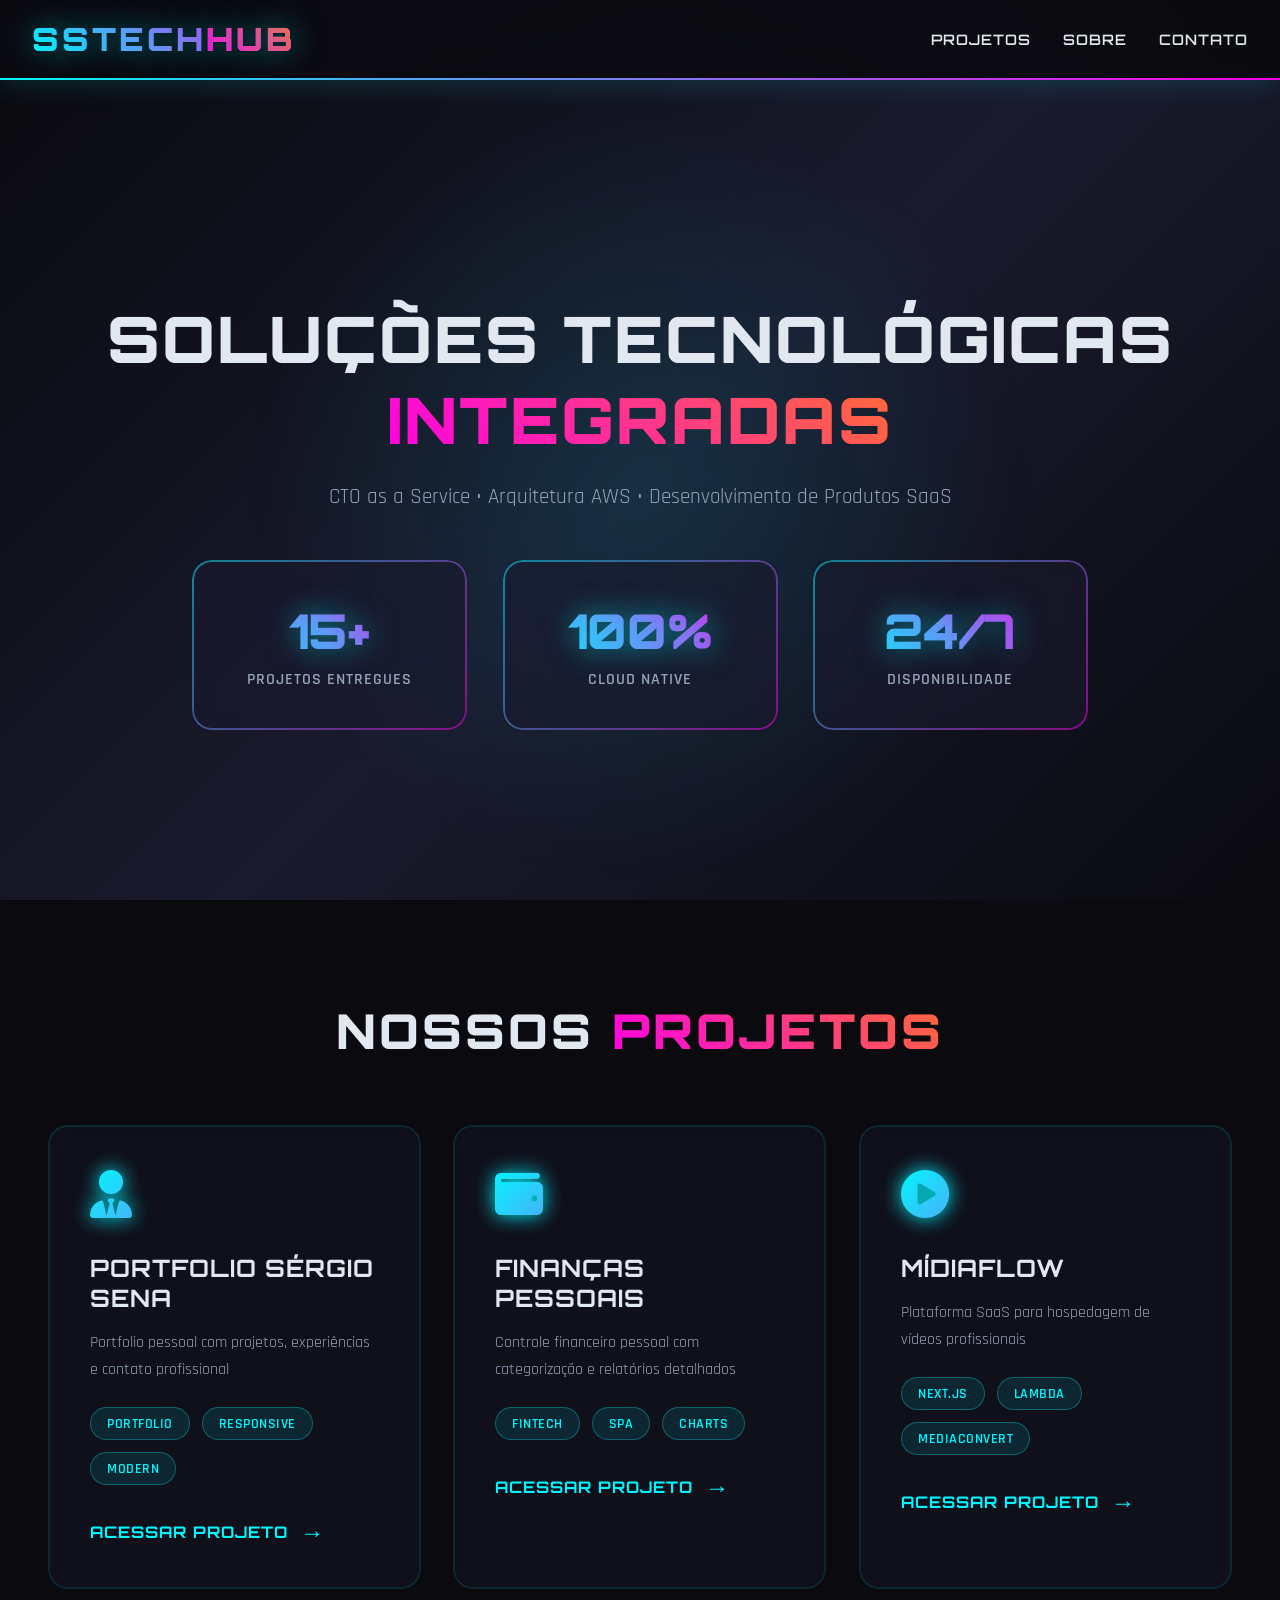
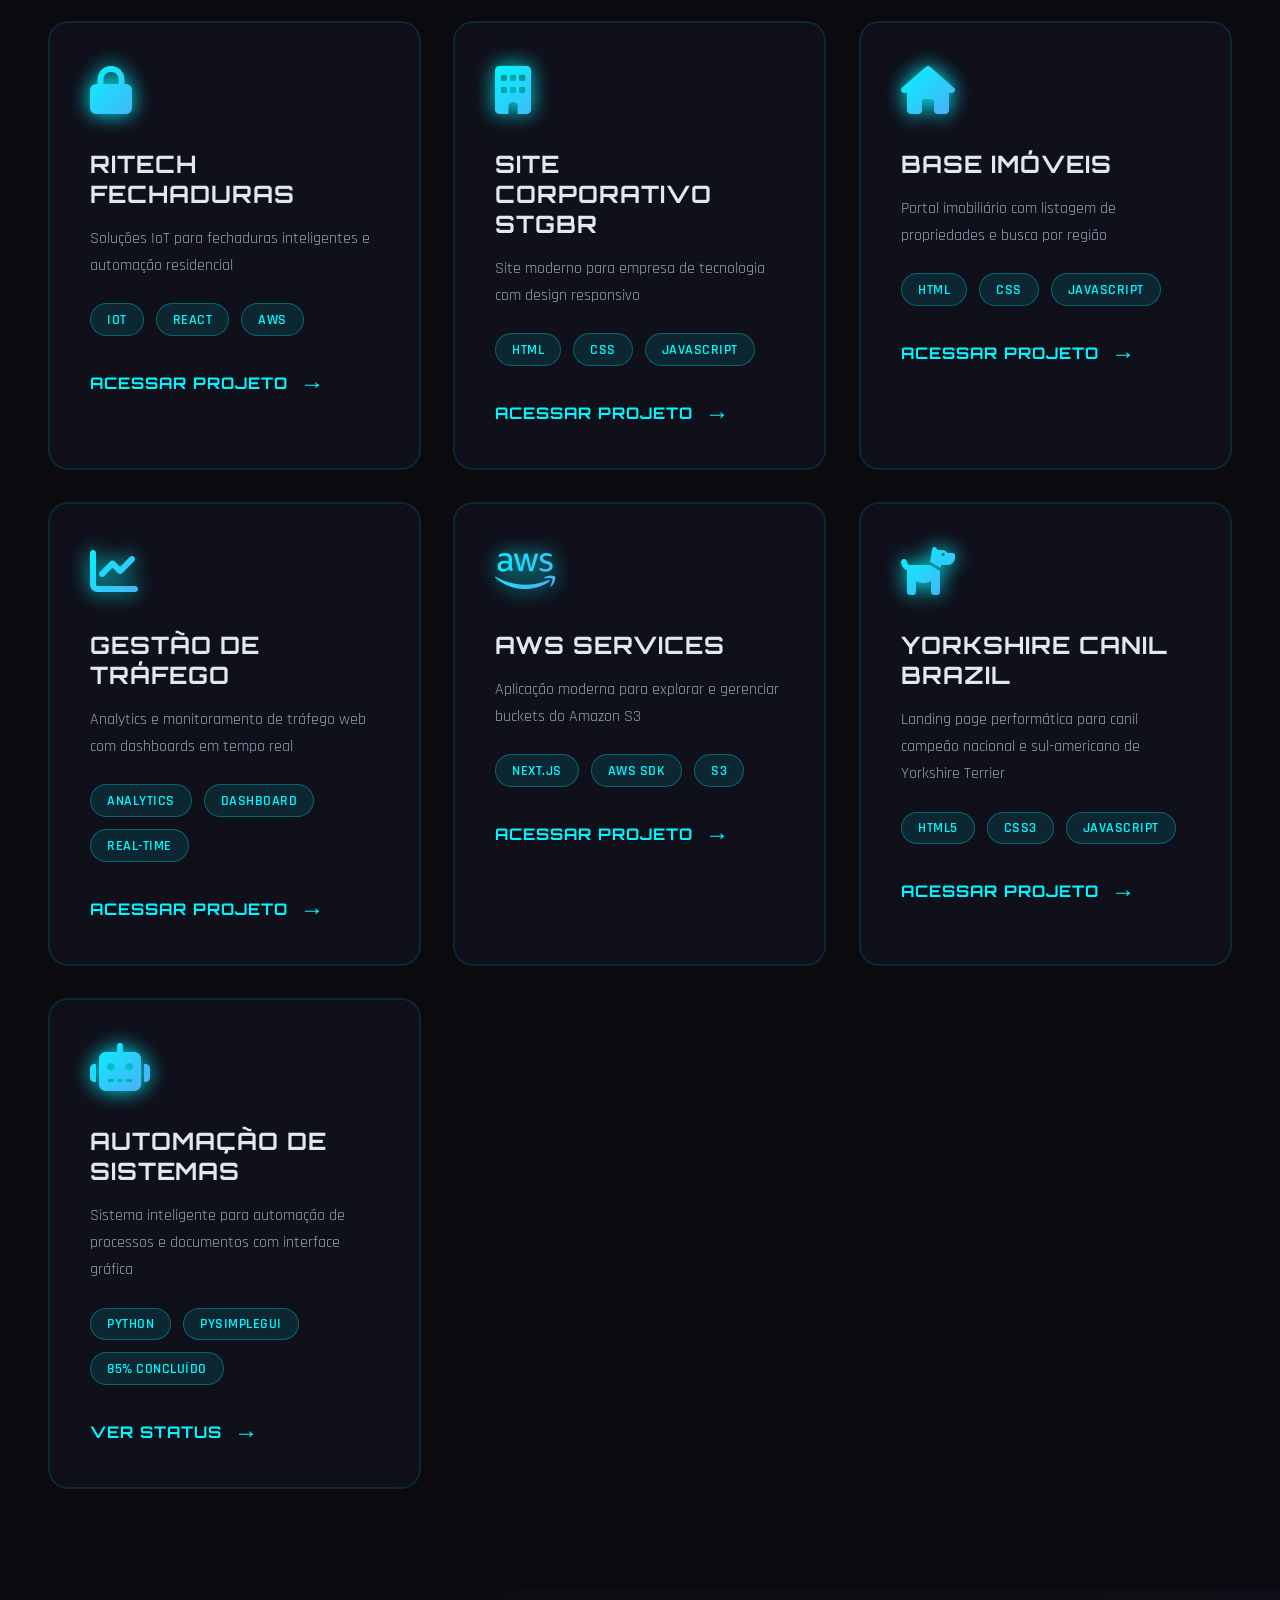
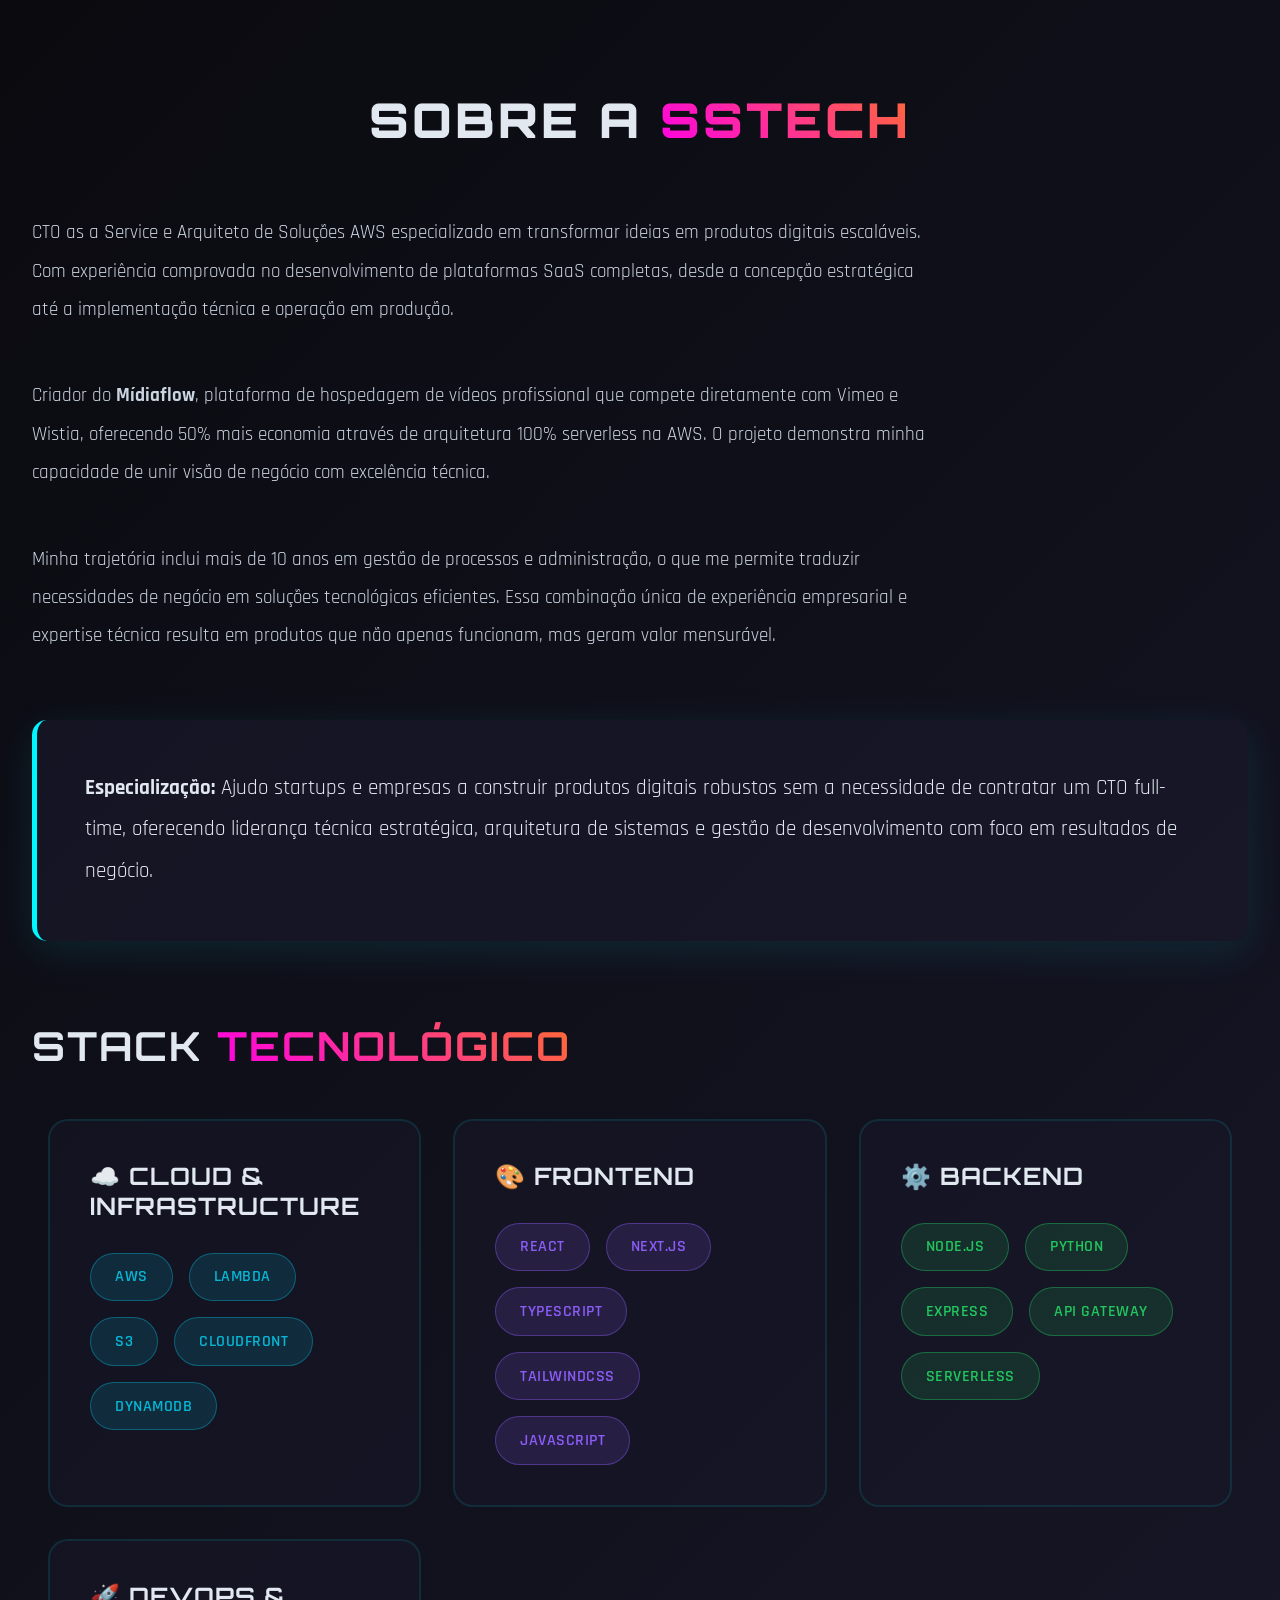
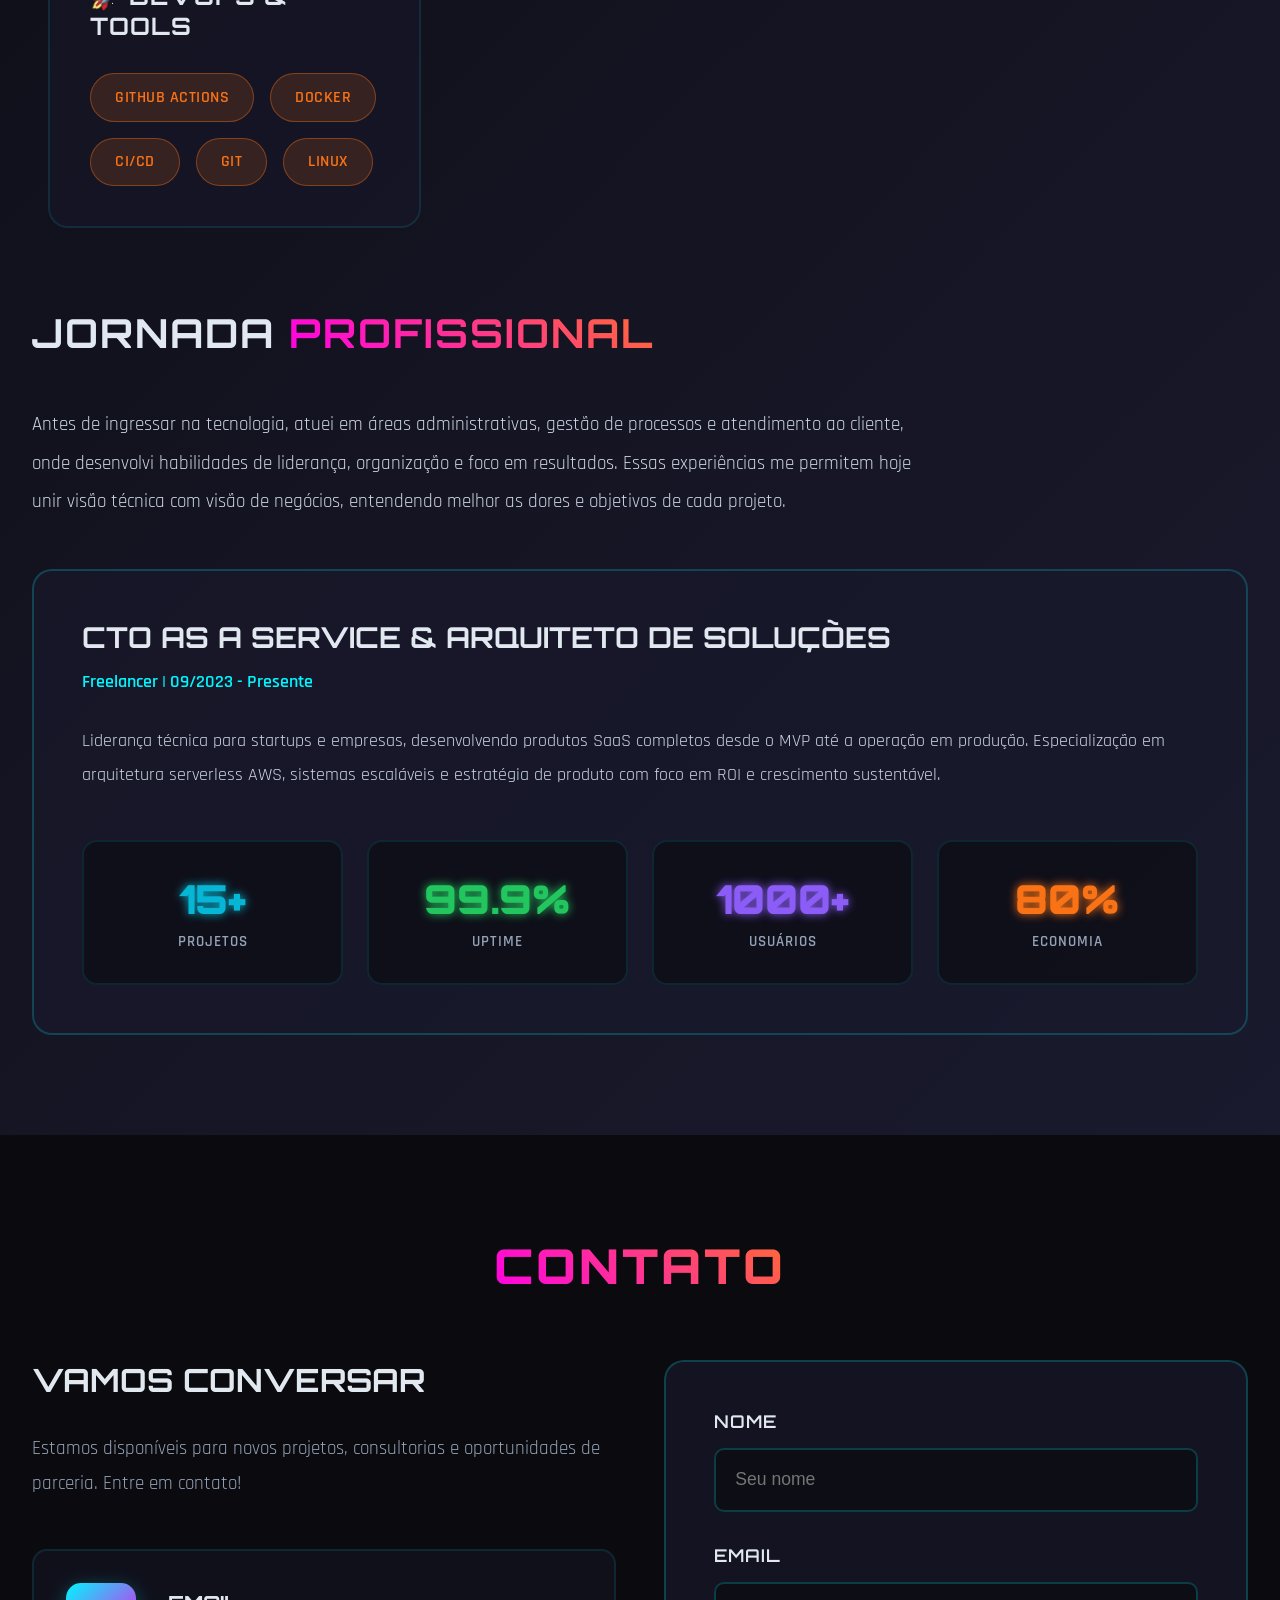
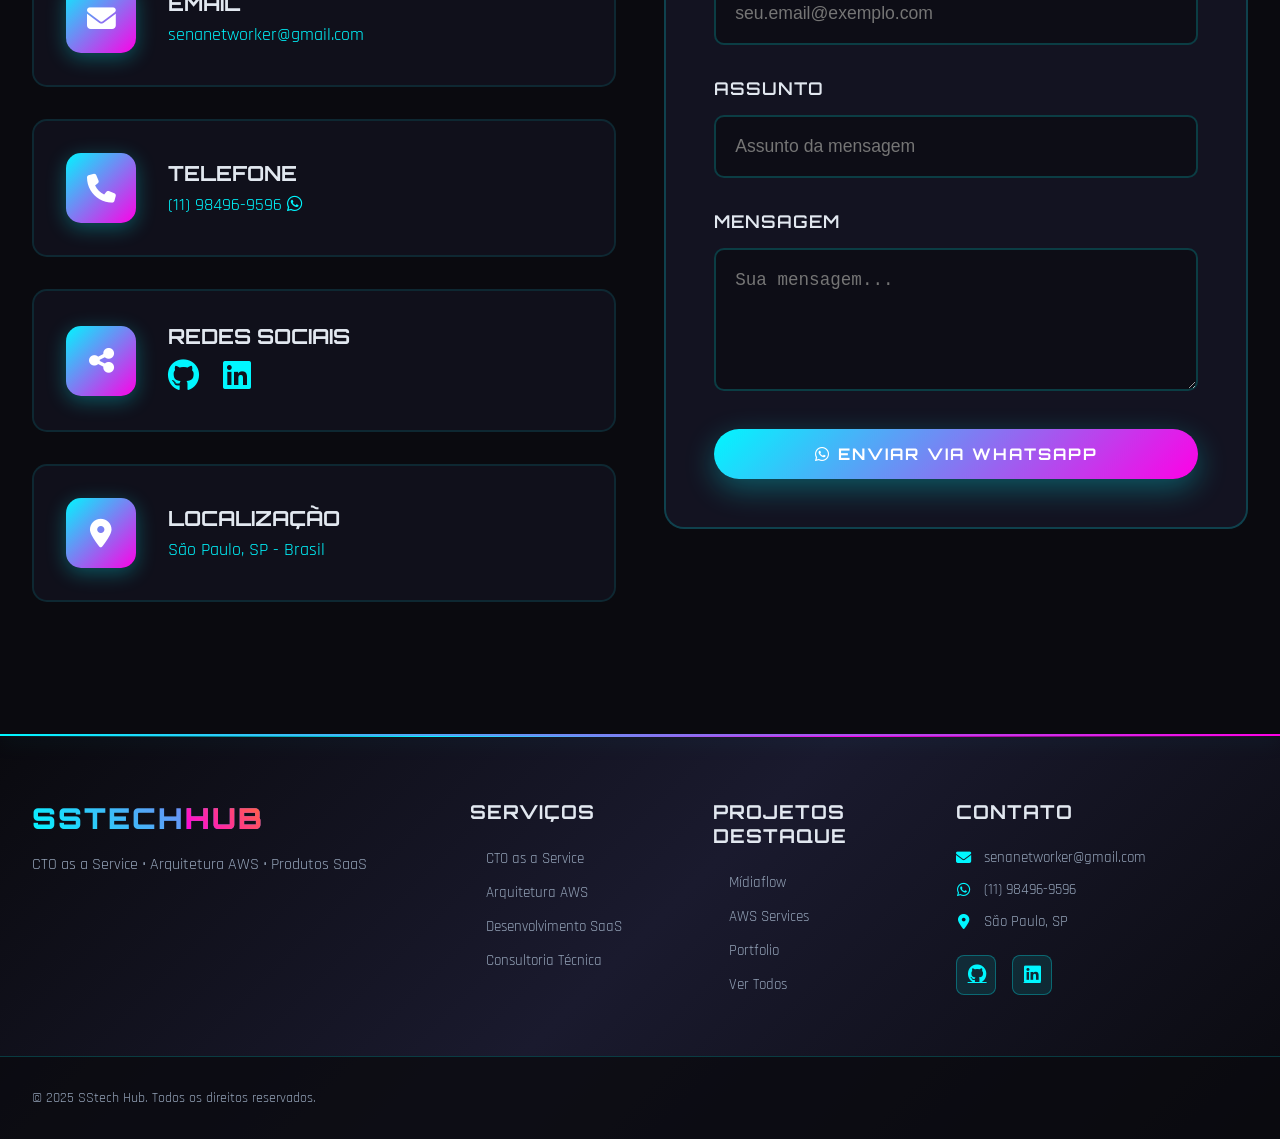
<file: index.html>
<!DOCTYPE html>
<html lang="pt-BR">
  <head>
    <meta charset="UTF-8" />
    <meta name="viewport" content="width=device-width, initial-scale=1.0" />
    <title>SStech Hub - Soluções Tecnológicas Integradas</title>
    <link rel="stylesheet" href="styles.css" />
    <link rel="preconnect" href="https://fonts.googleapis.com" />
    <link rel="preconnect" href="https://fonts.gstatic.com" crossorigin />
    <link
      href="https://fonts.googleapis.com/css2?family=Inter:wght@300;400;500;600;700&display=swap"
      rel="stylesheet"
    />
    <link
      rel="stylesheet"
      href="https://cdnjs.cloudflare.com/ajax/libs/font-awesome/6.4.0/css/all.min.css"
    />
  </head>
  <body>
    <div class="container">
      <!-- Header -->
      <header class="header">
        <div class="logo">
          <h1>SStech<span class="accent">Hub</span></h1>
        </div>
        <nav class="nav">
          <a href="#projects" class="nav-link">Projetos</a>
          <a href="#about" class="nav-link">Sobre</a>
          <a href="#contact" class="nav-link">Contato</a>
        </nav>
        <button class="mobile-menu-btn" id="mobileMenuBtn" aria-label="Menu">
          <span></span>
          <span></span>
          <span></span>
        </button>
      </header>

      <!-- Mobile Menu -->
      <div class="mobile-menu" id="mobileMenu">
        <button class="mobile-menu-close" id="mobileMenuClose">
          <i class="fas fa-times"></i>
        </button>
        <nav class="mobile-nav">
          <a href="#projects" class="mobile-nav-link">Projetos</a>
          <a href="#about" class="mobile-nav-link">Sobre</a>
          <a href="#contact" class="mobile-nav-link">Contato</a>
        </nav>
      </div>

      <!-- Hero Section -->
      <section class="hero">
        <div class="hero-content">
          <h2 class="hero-title">
            Soluções Tecnológicas <span class="accent">Integradas</span>
          </h2>
          <p class="hero-subtitle">
            CTO as a Service • Arquitetura AWS • Desenvolvimento de Produtos
            SaaS
          </p>
          <div class="hero-stats">
            <div class="stat">
              <span class="stat-number">15+</span>
              <span class="stat-label">Projetos Entregues</span>
            </div>
            <div class="stat">
              <span class="stat-number">100%</span>
              <span class="stat-label">Cloud Native</span>
            </div>
            <div class="stat">
              <span class="stat-number">24/7</span>
              <span class="stat-label">Disponibilidade</span>
            </div>
          </div>
        </div>
      </section>

      <!-- Projects Grid -->
      <section id="projects" class="projects">
        <h3 class="section-title">
          Nossos <span class="accent">Projetos</span>
        </h3>
        <div class="projects-grid">
          <!-- Portfolio Sérgio Sena -->
          <div class="project-card" data-project="portfolio">
            <div class="project-icon"><i class="fas fa-user-tie"></i></div>
            <h4 class="project-title">Portfolio Sérgio Sena</h4>
            <p class="project-description">
              Portfolio pessoal com projetos, experiências e contato
              profissional
            </p>
            <div class="project-tech">
              <span class="tech-tag">Portfolio</span>
              <span class="tech-tag">Responsive</span>
              <span class="tech-tag">Modern</span>
            </div>
            <a
              href="https://dev-cloud.sstechnologies-cloud.com/"
              target="_blank"
              rel="noopener noreferrer"
              class="project-link"
            >
              Acessar Projeto <span class="arrow">→</span>
            </a>
          </div>

          <!-- Finanças Pessoais -->
          <div class="project-card" data-project="finance">
            <div class="project-icon"><i class="fas fa-wallet"></i></div>
            <h4 class="project-title">Finanças Pessoais</h4>
            <p class="project-description">
              Controle financeiro pessoal com categorização e relatórios
              detalhados
            </p>
            <div class="project-tech">
              <span class="tech-tag">FinTech</span>
              <span class="tech-tag">SPA</span>
              <span class="tech-tag">Charts</span>
            </div>
            <a
              href="https://smartfinance.sstechnologies-cloud.com/"
              target="_blank"
              rel="noopener noreferrer"
              class="project-link"
            >
              Acessar Projeto <span class="arrow">→</span>
            </a>
          </div>

          <!-- Mídiaflow -->
          <div class="project-card" data-project="midiaflow">
            <div class="project-icon"><i class="fas fa-play-circle"></i></div>
            <h4 class="project-title">Mídiaflow</h4>
            <p class="project-description">
              Plataforma SaaS para hospedagem de vídeos profissionais
            </p>
            <div class="project-tech">
              <span class="tech-tag">Next.js</span>
              <span class="tech-tag">Lambda</span>
              <span class="tech-tag">MediaConvert</span>
            </div>
            <a
              href="https://midiaflow.sstechnologies-cloud.com/"
              target="_blank"
              rel="noopener noreferrer"
              class="project-link"
            >
              Acessar Projeto <span class="arrow">→</span>
            </a>
          </div>

          <!-- Ritech Fechaduras -->
          <div class="project-card" data-project="ritech">
            <div class="project-icon"><i class="fas fa-lock"></i></div>
            <h4 class="project-title">Ritech Fechaduras</h4>
            <p class="project-description">
              Soluções IoT para fechaduras inteligentes e automação residencial
            </p>
            <div class="project-tech">
              <span class="tech-tag">IoT</span>
              <span class="tech-tag">React</span>
              <span class="tech-tag">AWS</span>
            </div>
            <a
              href="https://ritech-fechaduras-digitais.sstechnologies-cloud.com"
              target="_blank"
              rel="noopener noreferrer"
              class="project-link"
            >
              Acessar Projeto <span class="arrow">→</span>
            </a>
          </div>

          <!-- Site Corporativo STGBR -->
          <div class="project-card" data-project="stgbr">
            <div class="project-icon"><i class="fas fa-building"></i></div>
            <h4 class="project-title">Site Corporativo STGBR</h4>
            <p class="project-description">
              Site moderno para empresa de tecnologia com design responsivo
            </p>
            <div class="project-tech">
              <span class="tech-tag">HTML</span>
              <span class="tech-tag">CSS</span>
              <span class="tech-tag">JavaScript</span>
            </div>
            <a
              href="https://dev-cloud.sstechnologies-cloud.com/src/assets/portfolio/STGBR/index.html"
              target="_blank"
              rel="noopener noreferrer"
              class="project-link"
            >
              Acessar Projeto <span class="arrow">→</span>
            </a>
          </div>

          <!-- Base Imóveis -->
          <div class="project-card" data-project="base-imoveis">
            <div class="project-icon"><i class="fas fa-home"></i></div>
            <h4 class="project-title">Base Imóveis</h4>
            <p class="project-description">
              Portal imobiliário com listagem de propriedades e busca por região
            </p>
            <div class="project-tech">
              <span class="tech-tag">HTML</span>
              <span class="tech-tag">CSS</span>
              <span class="tech-tag">JavaScript</span>
            </div>
            <a
              href="https://dev-cloud.sstechnologies-cloud.com/src/assets/portfolio/Base%20Imoveis/index.html"
              target="_blank"
              rel="noopener noreferrer"
              class="project-link"
            >
              Acessar Projeto <span class="arrow">→</span>
            </a>
          </div>

          <!-- Gestão de Tráfego -->
          <div class="project-card" data-project="traffic">
            <div class="project-icon"><i class="fas fa-chart-line"></i></div>
            <h4 class="project-title">Gestão de Tráfego</h4>
            <p class="project-description">
              Analytics e monitoramento de tráfego web com dashboards em tempo
              real
            </p>
            <div class="project-tech">
              <span class="tech-tag">Analytics</span>
              <span class="tech-tag">Dashboard</span>
              <span class="tech-tag">Real-time</span>
            </div>
            <a
              href="https://sstrafegopago.sstechnologies-cloud.com"
              target="_blank"
              rel="noopener noreferrer"
              class="project-link"
            >
              Acessar Projeto <span class="arrow">→</span>
            </a>
          </div>

          <!-- AWS Dashboard -->
          <div class="project-card" data-project="aws">
            <div class="project-icon"><i class="fab fa-aws"></i></div>
            <h4 class="project-title">AWS Services</h4>
            <p class="project-description">
              Aplicação moderna para explorar e gerenciar buckets do Amazon S3
            </p>
            <div class="project-tech">
              <span class="tech-tag">Next.js</span>
              <span class="tech-tag">AWS SDK</span>
              <span class="tech-tag">S3</span>
            </div>
            <a
              href="https://aws-services.sstechnologies-cloud.com"
              target="_blank"
              rel="noopener noreferrer"
              class="project-link"
            >
              Acessar Projeto <span class="arrow">→</span>
            </a>
          </div>

          <!-- Yorkshire Canil Brazil -->
          <div class="project-card" data-project="yorkshire">
            <div class="project-icon"><i class="fas fa-dog"></i></div>
            <h4 class="project-title">Yorkshire Canil Brazil</h4>
            <p class="project-description">
              Landing page performática para canil campeão nacional e sul-americano de Yorkshire Terrier
            </p>
            <div class="project-tech">
              <span class="tech-tag">HTML5</span>
              <span class="tech-tag">CSS3</span>
              <span class="tech-tag">JavaScript</span>
            </div>
            <a
              href="https://sergio-sena.github.io/Yorkshire-canil-brazil/"
              target="_blank"
              rel="noopener noreferrer"
              class="project-link"
            >
              Acessar Projeto <span class="arrow">→</span>
            </a>
          </div>

          <!-- Automação de Sistemas -->
          <div class="project-card" data-project="automation">
            <div class="project-icon"><i class="fas fa-robot"></i></div>
            <h4 class="project-title">Automação de Sistemas</h4>
            <p class="project-description">
              Sistema inteligente para automação de processos e documentos com interface gráfica
            </p>
            <div class="project-tech">
              <span class="tech-tag">Python</span>
              <span class="tech-tag">PySimpleGUI</span>
              <span class="tech-tag">85% Concluído</span>
            </div>
            <a
              href="automacao-em-desenvolvimento.html"
              target="_blank"
              rel="noopener noreferrer"
              class="project-link"
            >
              Ver Status <span class="arrow">→</span>
            </a>
          </div>
        </div>
      </section>

      <!-- About Section -->
      <section id="about" class="about">
        <h3 class="section-title">
          Sobre a <span class="accent">SStech</span>
        </h3>

        <div class="about-grid">
          <div class="about-text-content">
            <p class="about-description">
              CTO as a Service e Arquiteto de Soluções AWS especializado em
              transformar ideias em produtos digitais escaláveis. Com
              experiência comprovada no desenvolvimento de plataformas SaaS
              completas, desde a concepção estratégica até a implementação
              técnica e operação em produção.
            </p>

            <p class="about-description">
              Criador do <strong>Mídiaflow</strong>, plataforma de hospedagem de
              vídeos profissional que compete diretamente com Vimeo e Wistia,
              oferecendo 50% mais economia através de arquitetura 100%
              serverless na AWS. O projeto demonstra minha capacidade de unir
              visão de negócio com excelência técnica.
            </p>

            <p class="about-description">
              Minha trajetória inclui mais de 10 anos em gestão de processos e
              administração, o que me permite traduzir necessidades de negócio
              em soluções tecnológicas eficientes. Essa combinação única de
              experiência empresarial e expertise técnica resulta em produtos
              que não apenas funcionam, mas geram valor mensurável.
            </p>

            <p class="about-mission">
              <strong>Especialização:</strong> Ajudo startups e empresas a
              construir produtos digitais robustos sem a necessidade de
              contratar um CTO full-time, oferecendo liderança técnica
              estratégica, arquitetura de sistemas e gestão de desenvolvimento
              com foco em resultados de negócio.
            </p>
          </div>
        </div>

        <h4 class="subsection-title">
          Stack <span class="accent">Tecnológico</span>
        </h4>

        <div class="tech-stack-grid">
          <div class="tech-stack-category">
            <h5>☁️ Cloud & Infrastructure</h5>
            <div class="tech-tags">
              <span class="tech-badge cyan">AWS</span>
              <span class="tech-badge cyan">Lambda</span>
              <span class="tech-badge cyan">S3</span>
              <span class="tech-badge cyan">CloudFront</span>
              <span class="tech-badge cyan">DynamoDB</span>
            </div>
          </div>

          <div class="tech-stack-category">
            <h5>🎨 Frontend</h5>
            <div class="tech-tags">
              <span class="tech-badge purple">React</span>
              <span class="tech-badge purple">Next.js</span>
              <span class="tech-badge purple">TypeScript</span>
              <span class="tech-badge purple">TailwindCSS</span>
              <span class="tech-badge purple">JavaScript</span>
            </div>
          </div>

          <div class="tech-stack-category">
            <h5>⚙️ Backend</h5>
            <div class="tech-tags">
              <span class="tech-badge green">Node.js</span>
              <span class="tech-badge green">Python</span>
              <span class="tech-badge green">Express</span>
              <span class="tech-badge green">API Gateway</span>
              <span class="tech-badge green">Serverless</span>
            </div>
          </div>

          <div class="tech-stack-category">
            <h5>🚀 DevOps & Tools</h5>
            <div class="tech-tags">
              <span class="tech-badge orange">GitHub Actions</span>
              <span class="tech-badge orange">Docker</span>
              <span class="tech-badge orange">CI/CD</span>
              <span class="tech-badge orange">Git</span>
              <span class="tech-badge orange">Linux</span>
            </div>
          </div>
        </div>

        <h4 class="subsection-title">
          Jornada <span class="accent">Profissional</span>
        </h4>

        <div class="journey-content">
          <p class="journey-description">
            Antes de ingressar na tecnologia, atuei em áreas administrativas,
            gestão de processos e atendimento ao cliente, onde desenvolvi
            habilidades de liderança, organização e foco em resultados. Essas
            experiências me permitem hoje unir visão técnica com visão de
            negócios, entendendo melhor as dores e objetivos de cada projeto.
          </p>

          <div class="experience-card">
            <h5>CTO as a Service & Arquiteto de Soluções</h5>
            <p class="experience-period">Freelancer | 09/2023 - Presente</p>
            <p class="experience-description">
              Liderança técnica para startups e empresas, desenvolvendo produtos
              SaaS completos desde o MVP até a operação em produção.
              Especialização em arquitetura serverless AWS, sistemas escaláveis
              e estratégia de produto com foco em ROI e crescimento sustentável.
            </p>

            <div class="experience-metrics">
              <div class="metric">
                <div class="metric-value cyan">15+</div>
                <div class="metric-label">Projetos</div>
              </div>
              <div class="metric">
                <div class="metric-value green">99.9%</div>
                <div class="metric-label">Uptime</div>
              </div>
              <div class="metric">
                <div class="metric-value purple">1000+</div>
                <div class="metric-label">Usuários</div>
              </div>
              <div class="metric">
                <div class="metric-value orange">80%</div>
                <div class="metric-label">Economia</div>
              </div>
            </div>
          </div>
        </div>
      </section>

      <!-- Contact Section -->
      <section id="contact" class="contact">
        <h3 class="section-title"><span class="accent">Contato</span></h3>

        <div class="contact-grid">
          <div class="contact-info">
            <h4 class="contact-subtitle">Vamos conversar</h4>
            <p class="contact-description">
              Estamos disponíveis para novos projetos, consultorias e
              oportunidades de parceria. Entre em contato!
            </p>

            <div class="contact-item">
              <div class="contact-icon">
                <i class="fas fa-envelope"></i>
              </div>
              <div>
                <h5>Email</h5>
                <p>
                  <a href="mailto:senanetworker@gmail.com"
                    >senanetworker@gmail.com</a
                  >
                </p>
              </div>
            </div>

            <div class="contact-item">
              <div class="contact-icon">
                <i class="fas fa-phone"></i>
              </div>
              <div>
                <h5>Telefone</h5>
                <p>
                  <a
                    href="https://wa.me/5511984969596"
                    target="_blank"
                    rel="noopener noreferrer"
                    >(11) 98496-9596 <i class="fab fa-whatsapp"></i
                  ></a>
                </p>
              </div>
            </div>

            <div class="contact-item">
              <div class="contact-icon">
                <i class="fas fa-share-alt"></i>
              </div>
              <div>
                <h5>Redes Sociais</h5>
                <div class="social-links">
                  <a
                    href="https://github.com/Sergio-Sena"
                    target="_blank"
                    rel="noopener noreferrer"
                    ><i class="fab fa-github"></i
                  ></a>
                  <a
                    href="https://www.linkedin.com/in/sergio-sena-cloud"
                    target="_blank"
                    rel="noopener noreferrer"
                    ><i class="fab fa-linkedin"></i
                  ></a>
                </div>
              </div>
            </div>

            <div class="contact-item">
              <div class="contact-icon">
                <i class="fas fa-map-marker-alt"></i>
              </div>
              <div>
                <h5>Localização</h5>
                <p>São Paulo, SP - Brasil</p>
              </div>
            </div>
          </div>

          <div class="contact-form-wrapper">
            <form id="contactForm" class="contact-form">
              <div class="form-group">
                <label for="name">Nome</label>
                <input
                  type="text"
                  id="name"
                  name="name"
                  placeholder="Seu nome"
                  required
                />
              </div>

              <div class="form-group">
                <label for="email">Email</label>
                <input
                  type="email"
                  id="email"
                  name="email"
                  placeholder="seu.email@exemplo.com"
                  required
                />
              </div>

              <div class="form-group">
                <label for="subject">Assunto</label>
                <input
                  type="text"
                  id="subject"
                  name="subject"
                  placeholder="Assunto da mensagem"
                />
              </div>

              <div class="form-group">
                <label for="message">Mensagem</label>
                <textarea
                  id="message"
                  name="message"
                  rows="5"
                  placeholder="Sua mensagem..."
                  required
                ></textarea>
              </div>

              <button type="submit" class="submit-btn">
                <i class="fab fa-whatsapp"></i> ENVIAR VIA WHATSAPP
              </button>
            </form>
          </div>
        </div>
      </section>

      <!-- Footer -->
      <footer class="footer">
        <div class="footer-content">
          <div class="footer-section">
            <div class="footer-logo">
              <h4>SStech<span class="accent">Hub</span></h4>
              <p class="footer-tagline">CTO as a Service • Arquitetura AWS • Produtos SaaS</p>
            </div>
          </div>
          
          <div class="footer-section">
            <h5>Serviços</h5>
            <ul class="footer-links">
              <li><a href="#about">CTO as a Service</a></li>
              <li><a href="#projects">Arquitetura AWS</a></li>
              <li><a href="#projects">Desenvolvimento SaaS</a></li>
              <li><a href="#contact">Consultoria Técnica</a></li>
            </ul>
          </div>
          
          <div class="footer-section">
            <h5>Projetos Destaque</h5>
            <ul class="footer-links">
              <li><a href="https://midiaflow.sstechnologies-cloud.com/" target="_blank" rel="noopener noreferrer">Mídiaflow</a></li>
              <li><a href="https://aws-services.sstechnologies-cloud.com" target="_blank" rel="noopener noreferrer">AWS Services</a></li>
              <li><a href="https://dev-cloud.sstechnologies-cloud.com/" target="_blank" rel="noopener noreferrer">Portfolio</a></li>
              <li><a href="#projects">Ver Todos</a></li>
            </ul>
          </div>
          
          <div class="footer-section">
            <h5>Contato</h5>
            <div class="footer-contact">
              <p><i class="fas fa-envelope"></i> senanetworker@gmail.com</p>
              <p><i class="fab fa-whatsapp"></i> (11) 98496-9596</p>
              <p><i class="fas fa-map-marker-alt"></i> São Paulo, SP</p>
              <div class="footer-social">
                <a href="https://github.com/Sergio-Sena" target="_blank" rel="noopener noreferrer" aria-label="GitHub">
                  <i class="fab fa-github"></i>
                </a>
                <a href="https://www.linkedin.com/in/sergio-sena-cloud" target="_blank" rel="noopener noreferrer" aria-label="LinkedIn">
                  <i class="fab fa-linkedin"></i>
                </a>
              </div>
            </div>
          </div>
        </div>
        
        <div class="footer-bottom">
          <div class="footer-bottom-content">
            <p>&copy; 2025 SStech Hub. Todos os direitos reservados.</p>

          </div>
        </div>
      </footer>
    </div>

    <script src="script.js"></script>
  </body>
</html>
</file>
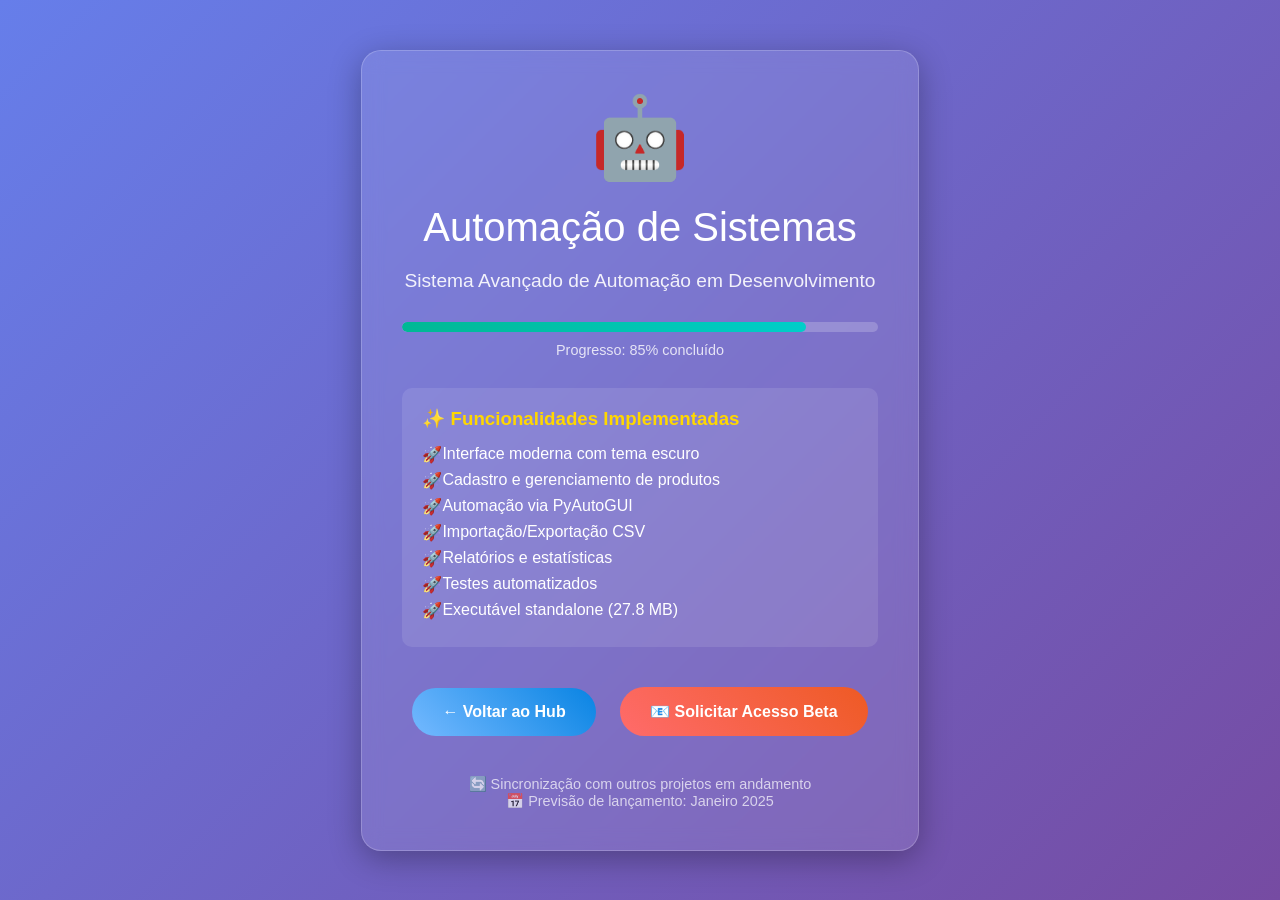
<file: automacao-desenvolvimento.html>
<!DOCTYPE html>
<html lang="pt-BR">
<head>
    <meta charset="UTF-8">
    <meta name="viewport" content="width=device-width, initial-scale=1.0">
    <title>Automação de Sistemas - Em Desenvolvimento</title>
    <style>
        * {
            margin: 0;
            padding: 0;
            box-sizing: border-box;
        }
        
        body {
            font-family: 'Segoe UI', Tahoma, Geneva, Verdana, sans-serif;
            background: linear-gradient(135deg, #667eea 0%, #764ba2 100%);
            min-height: 100vh;
            display: flex;
            align-items: center;
            justify-content: center;
            color: white;
        }
        
        .container {
            text-align: center;
            max-width: 600px;
            padding: 40px;
            background: rgba(255, 255, 255, 0.1);
            backdrop-filter: blur(10px);
            border-radius: 20px;
            border: 1px solid rgba(255, 255, 255, 0.2);
            box-shadow: 0 8px 32px rgba(0, 0, 0, 0.3);
        }
        
        .icon {
            font-size: 80px;
            margin-bottom: 20px;
            animation: pulse 2s infinite;
        }
        
        @keyframes pulse {
            0%, 100% { transform: scale(1); }
            50% { transform: scale(1.1); }
        }
        
        h1 {
            font-size: 2.5rem;
            margin-bottom: 20px;
            font-weight: 300;
        }
        
        .subtitle {
            font-size: 1.2rem;
            margin-bottom: 30px;
            opacity: 0.9;
        }
        
        .features {
            text-align: left;
            margin: 30px 0;
            background: rgba(255, 255, 255, 0.1);
            padding: 20px;
            border-radius: 10px;
        }
        
        .features h3 {
            margin-bottom: 15px;
            color: #ffd700;
        }
        
        .features ul {
            list-style: none;
        }
        
        .features li {
            margin: 8px 0;
            padding-left: 20px;
            position: relative;
        }
        
        .features li:before {
            content: "🚀";
            position: absolute;
            left: 0;
        }
        
        .btn {
            display: inline-block;
            padding: 15px 30px;
            background: linear-gradient(45deg, #ff6b6b, #ee5a24);
            color: white;
            text-decoration: none;
            border-radius: 50px;
            font-weight: 600;
            transition: all 0.3s ease;
            margin: 10px;
        }
        
        .btn:hover {
            transform: translateY(-2px);
            box-shadow: 0 10px 20px rgba(0, 0, 0, 0.2);
        }
        
        .btn-secondary {
            background: linear-gradient(45deg, #74b9ff, #0984e3);
        }
        
        .progress {
            margin: 30px 0;
        }
        
        .progress-bar {
            width: 100%;
            height: 10px;
            background: rgba(255, 255, 255, 0.2);
            border-radius: 5px;
            overflow: hidden;
        }
        
        .progress-fill {
            width: 85%;
            height: 100%;
            background: linear-gradient(90deg, #00b894, #00cec9);
            border-radius: 5px;
            animation: progress 2s ease-in-out;
        }
        
        @keyframes progress {
            from { width: 0%; }
            to { width: 85%; }
        }
        
        .status {
            margin-top: 10px;
            font-size: 0.9rem;
            opacity: 0.8;
        }
    </style>
</head>
<body>
    <div class="container">
        <div class="icon">🤖</div>
        <h1>Automação de Sistemas</h1>
        <p class="subtitle">Sistema Avançado de Automação em Desenvolvimento</p>
        
        <div class="progress">
            <div class="progress-bar">
                <div class="progress-fill"></div>
            </div>
            <div class="status">Progresso: 85% concluído</div>
        </div>
        
        <div class="features">
            <h3>✨ Funcionalidades Implementadas</h3>
            <ul>
                <li>Interface moderna com tema escuro</li>
                <li>Cadastro e gerenciamento de produtos</li>
                <li>Automação via PyAutoGUI</li>
                <li>Importação/Exportação CSV</li>
                <li>Relatórios e estatísticas</li>
                <li>Testes automatizados</li>
                <li>Executável standalone (27.8 MB)</li>
            </ul>
        </div>
        
        <div style="margin: 30px 0;">
            <a href="https://hub.sstechnologies-cloud.com" class="btn btn-secondary">← Voltar ao Hub</a>
            <a href="mailto:sergio@sstechnologies-cloud.com" class="btn">📧 Solicitar Acesso Beta</a>
        </div>
        
        <p style="margin-top: 20px; opacity: 0.7; font-size: 0.9rem;">
            🔄 Sincronização com outros projetos em andamento<br>
            📅 Previsão de lançamento: Janeiro 2025
        </p>
    </div>
</body>
</html>
</file>
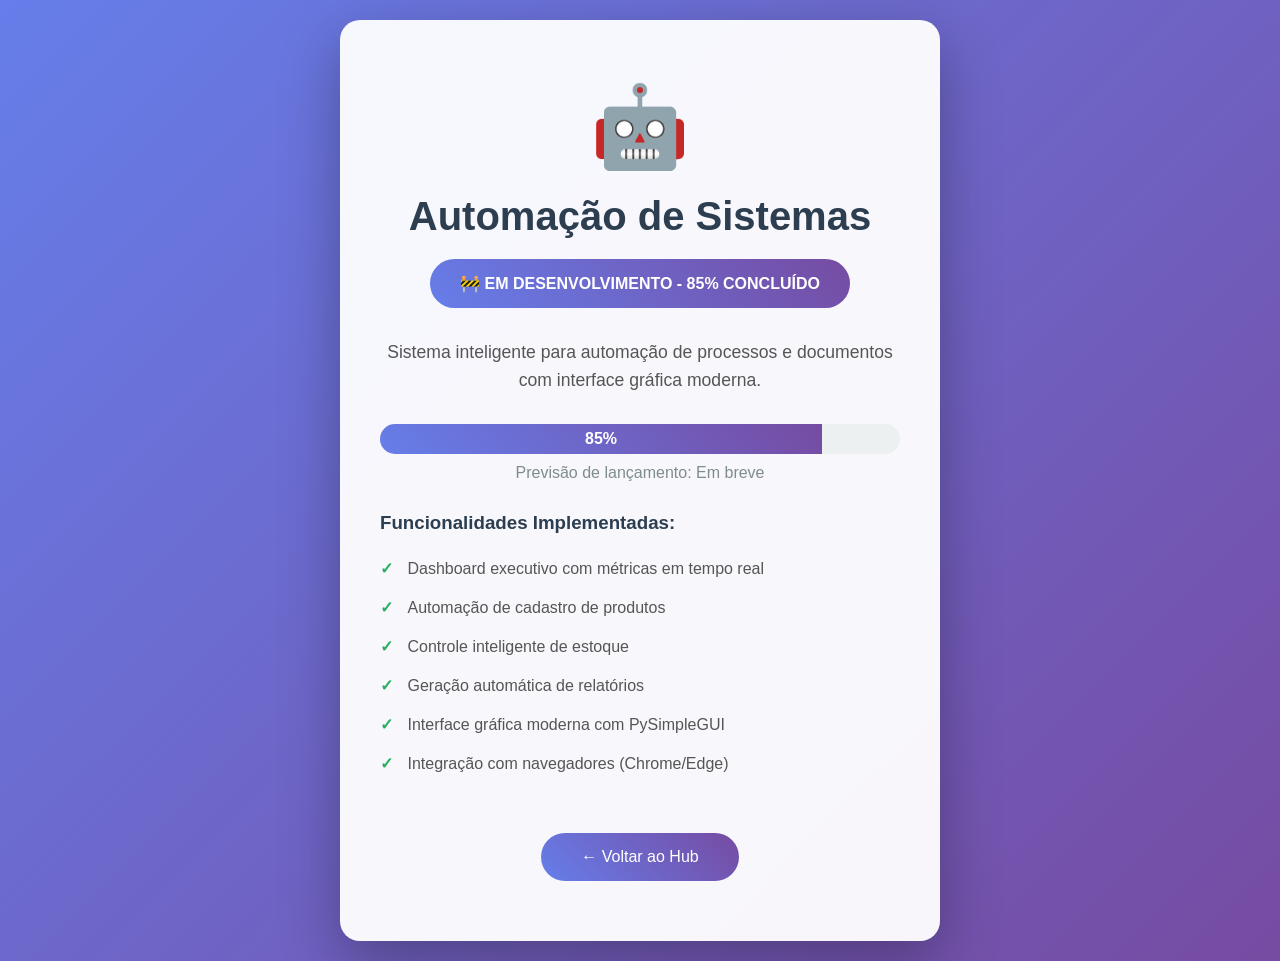
<file: automacao-em-desenvolvimento.html>
<!DOCTYPE html>
<html lang="pt-BR">
<head>
    <meta charset="UTF-8">
    <meta name="viewport" content="width=device-width, initial-scale=1.0">
    <title>Automação de Sistemas - Em Desenvolvimento</title>
    <style>
        * { margin: 0; padding: 0; box-sizing: border-box; }
        
        body {
            font-family: 'Segoe UI', Tahoma, Geneva, Verdana, sans-serif;
            background: linear-gradient(135deg, #667eea 0%, #764ba2 100%);
            min-height: 100vh;
            display: flex;
            align-items: center;
            justify-content: center;
            padding: 20px;
        }
        
        .container {
            background: rgba(255,255,255,0.95);
            border-radius: 20px;
            padding: 60px 40px;
            max-width: 600px;
            text-align: center;
            box-shadow: 0 20px 60px rgba(0,0,0,0.3);
        }
        
        .icon {
            font-size: 80px;
            margin-bottom: 20px;
            animation: pulse 2s infinite;
        }
        
        @keyframes pulse {
            0%, 100% { transform: scale(1); }
            50% { transform: scale(1.1); }
        }
        
        h1 {
            color: #2c3e50;
            font-size: 2.5em;
            margin-bottom: 20px;
        }
        
        .status {
            background: linear-gradient(45deg, #667eea, #764ba2);
            color: white;
            padding: 15px 30px;
            border-radius: 50px;
            display: inline-block;
            margin-bottom: 30px;
            font-weight: bold;
        }
        
        .description {
            color: #555;
            font-size: 1.1em;
            line-height: 1.6;
            margin-bottom: 30px;
        }
        
        .progress-bar {
            width: 100%;
            height: 30px;
            background: #ecf0f1;
            border-radius: 15px;
            overflow: hidden;
            margin-bottom: 10px;
        }
        
        .progress-fill {
            height: 100%;
            background: linear-gradient(45deg, #667eea, #764ba2);
            width: 85%;
            display: flex;
            align-items: center;
            justify-content: center;
            color: white;
            font-weight: bold;
        }
        
        .features {
            text-align: left;
            margin: 30px 0;
        }
        
        .features h3 {
            color: #2c3e50;
            margin-bottom: 15px;
        }
        
        .features ul {
            list-style: none;
        }
        
        .features li {
            padding: 10px 0;
            color: #555;
        }
        
        .features li:before {
            content: "✓ ";
            color: #27ae60;
            font-weight: bold;
            margin-right: 10px;
        }
        
        .btn {
            display: inline-block;
            background: linear-gradient(45deg, #667eea, #764ba2);
            color: white;
            padding: 15px 40px;
            border-radius: 50px;
            text-decoration: none;
            margin-top: 20px;
            transition: transform 0.3s;
        }
        
        .btn:hover {
            transform: translateY(-3px);
        }
    </style>
</head>
<body>
    <div class="container">
        <div class="icon">🤖</div>
        <h1>Automação de Sistemas</h1>
        <div class="status">🚧 EM DESENVOLVIMENTO - 85% CONCLUÍDO</div>
        
        <p class="description">
            Sistema inteligente para automação de processos e documentos com interface gráfica moderna.
        </p>
        
        <div class="progress-bar">
            <div class="progress-fill">85%</div>
        </div>
        <p style="color: #7f8c8d; margin-bottom: 30px;">Previsão de lançamento: Em breve</p>
        
        <div class="features">
            <h3>Funcionalidades Implementadas:</h3>
            <ul>
                <li>Dashboard executivo com métricas em tempo real</li>
                <li>Automação de cadastro de produtos</li>
                <li>Controle inteligente de estoque</li>
                <li>Geração automática de relatórios</li>
                <li>Interface gráfica moderna com PySimpleGUI</li>
                <li>Integração com navegadores (Chrome/Edge)</li>
            </ul>
        </div>
        
        <a href="https://hub.sstechnologies-cloud.com" class="btn">← Voltar ao Hub</a>
    </div>
</body>
</html>
</file>
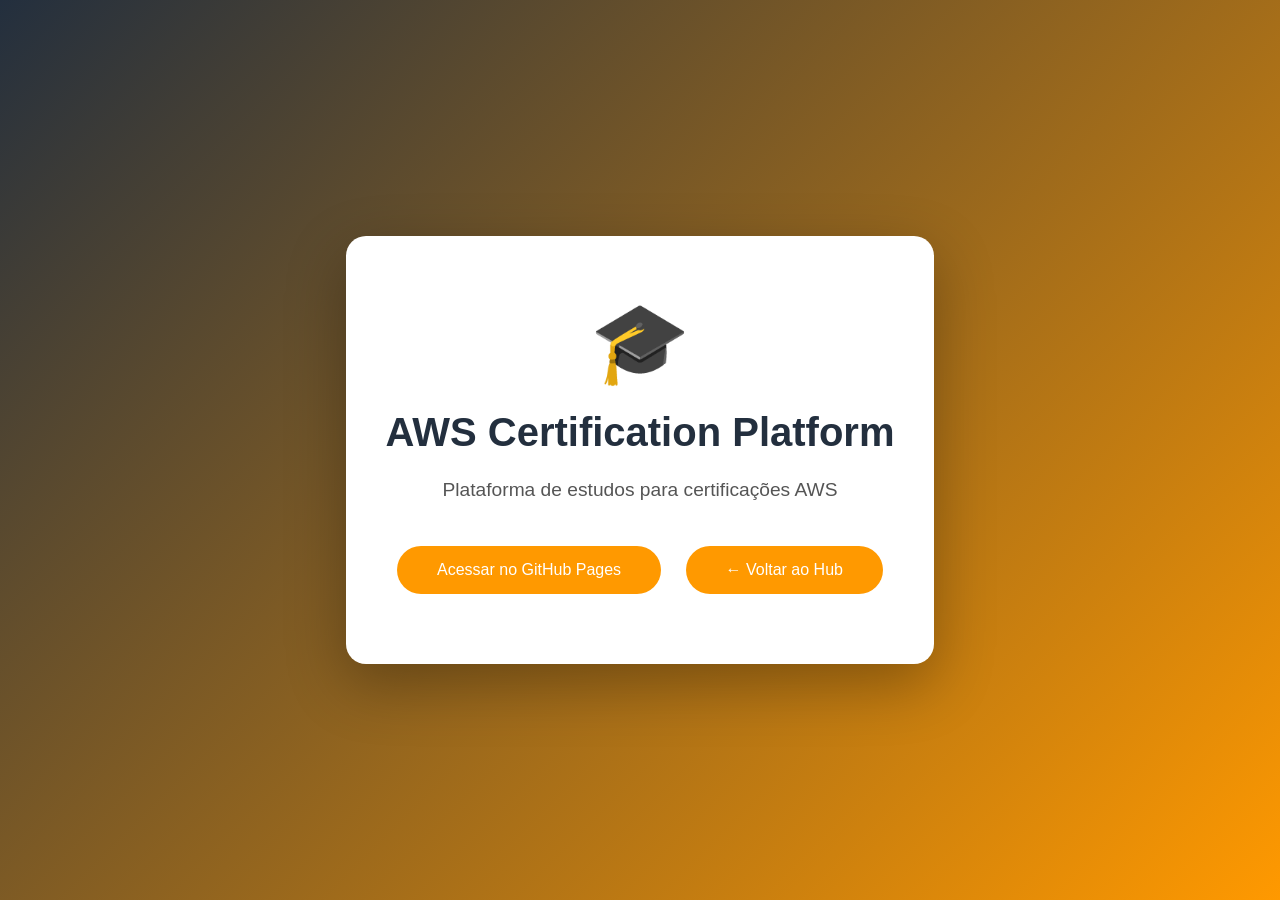
<file: temp-aws-cert.html>
<!DOCTYPE html>
<html lang="pt-BR">
<head>
    <meta charset="UTF-8">
    <meta name="viewport" content="width=device-width, initial-scale=1.0">
    <title>AWS Certification Platform - SStech</title>
    <style>
        * { margin: 0; padding: 0; box-sizing: border-box; }
        body {
            font-family: 'Segoe UI', sans-serif;
            background: linear-gradient(135deg, #232F3E 0%, #FF9900 100%);
            min-height: 100vh;
            display: flex;
            align-items: center;
            justify-content: center;
            padding: 20px;
        }
        .container {
            background: white;
            border-radius: 20px;
            padding: 60px 40px;
            max-width: 600px;
            text-align: center;
            box-shadow: 0 20px 60px rgba(0,0,0,0.3);
        }
        h1 { color: #232F3E; font-size: 2.5em; margin-bottom: 20px; }
        .icon { font-size: 80px; margin-bottom: 20px; }
        p { color: #555; font-size: 1.2em; line-height: 1.6; margin-bottom: 30px; }
        .btn {
            display: inline-block;
            background: #FF9900;
            color: white;
            padding: 15px 40px;
            border-radius: 50px;
            text-decoration: none;
            transition: transform 0.3s;
            margin: 10px;
        }
        .btn:hover { transform: translateY(-3px); }
    </style>
</head>
<body>
    <div class="container">
        <div class="icon">🎓</div>
        <h1>AWS Certification Platform</h1>
        <p>Plataforma de estudos para certificações AWS</p>
        <a href="https://sergio-sena.github.io/AWS-Certification-Platform" class="btn">Acessar no GitHub Pages</a>
        <a href="https://hub.sstechnologies-cloud.com" class="btn">← Voltar ao Hub</a>
    </div>
</body>
</html>
</file>
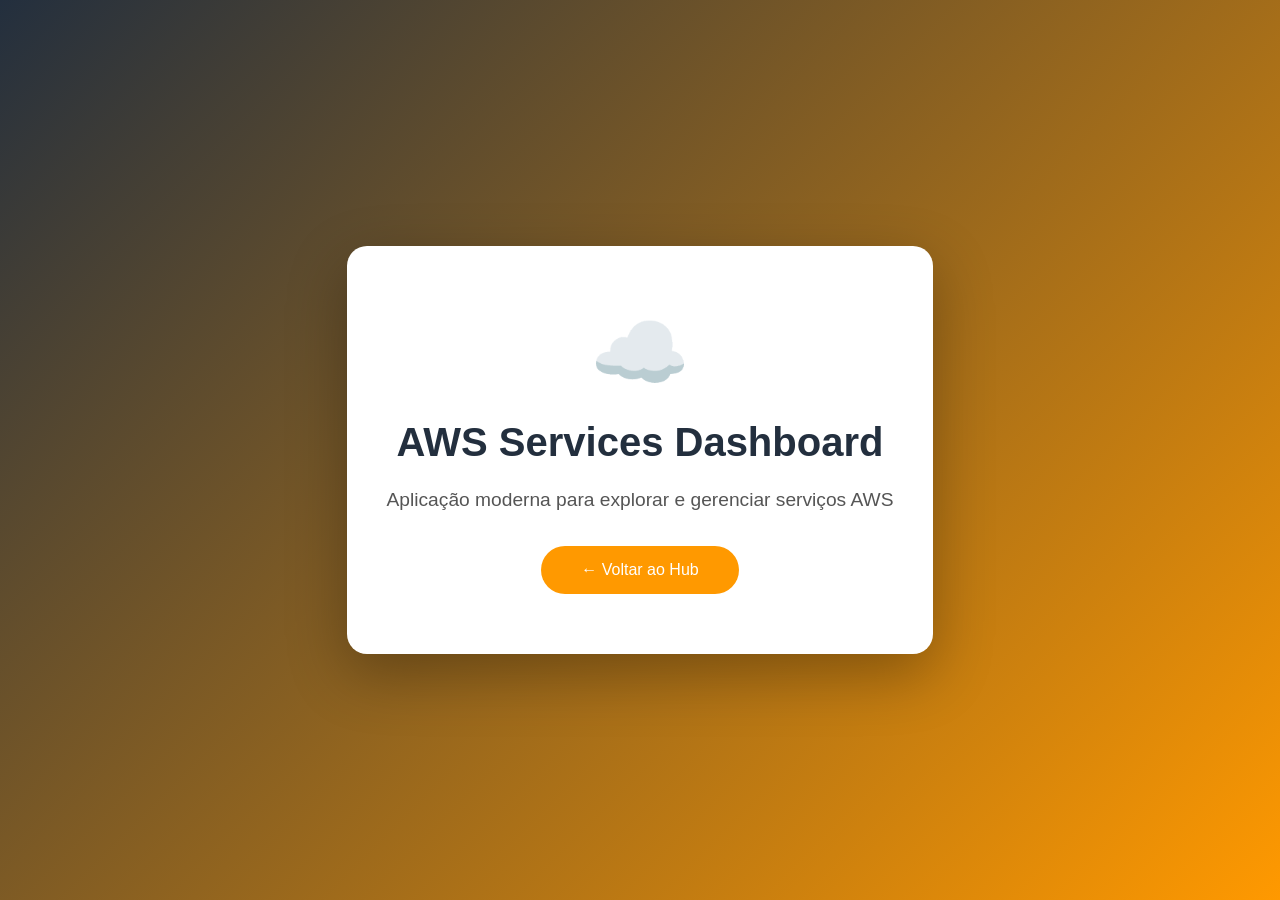
<file: temp-aws-services.html>
<!DOCTYPE html>
<html lang="pt-BR">
<head>
    <meta charset="UTF-8">
    <meta name="viewport" content="width=device-width, initial-scale=1.0">
    <title>AWS Services - SStech</title>
    <style>
        * { margin: 0; padding: 0; box-sizing: border-box; }
        body {
            font-family: 'Segoe UI', sans-serif;
            background: linear-gradient(135deg, #232F3E 0%, #FF9900 100%);
            min-height: 100vh;
            display: flex;
            align-items: center;
            justify-content: center;
            padding: 20px;
        }
        .container {
            background: white;
            border-radius: 20px;
            padding: 60px 40px;
            max-width: 600px;
            text-align: center;
            box-shadow: 0 20px 60px rgba(0,0,0,0.3);
        }
        h1 { color: #232F3E; font-size: 2.5em; margin-bottom: 20px; }
        .icon { font-size: 80px; margin-bottom: 20px; }
        p { color: #555; font-size: 1.2em; line-height: 1.6; margin-bottom: 30px; }
        .btn {
            display: inline-block;
            background: #FF9900;
            color: white;
            padding: 15px 40px;
            border-radius: 50px;
            text-decoration: none;
            transition: transform 0.3s;
        }
        .btn:hover { transform: translateY(-3px); }
    </style>
</head>
<body>
    <div class="container">
        <div class="icon">☁️</div>
        <h1>AWS Services Dashboard</h1>
        <p>Aplicação moderna para explorar e gerenciar serviços AWS</p>
        <a href="https://hub.sstechnologies-cloud.com" class="btn">← Voltar ao Hub</a>
    </div>
</body>
</html>
</file>
<file: styles.css>
/* SStech Hub - Tema Cyberpunk Neon Ultra */
@import url('https://fonts.googleapis.com/css2?family=Orbitron:wght@400;700;900&family=Rajdhani:wght@300;400;600;700&display=swap');

:root {
    --neon-cyan: #00f7ff;
    --neon-pink: #ff00e6;
    --neon-orange: #ff6b35;
    --neon-purple: #8b5cf6;
    --dark-bg: #0a0a0f;
    --dark-card: #1a1a2e;
}

* {
    margin: 0;
    padding: 0;
    box-sizing: border-box;
}

body {
    font-family: 'Rajdhani', sans-serif;
    background: var(--dark-bg);
    color: #e2e8f0;
    overflow-x: hidden;
    position: relative;
    width: 100%;
    max-width: 100vw;
    min-height: 100vh;
    margin: 0;
    padding: 0;
}

/* Grid Cyberpunk Background */
body::before {
    content: '';
    position: fixed;
    top: 0;
    left: 0;
    width: 100%;
    height: 100%;
    background: 
        linear-gradient(rgba(0, 247, 255, 0.03) 1px, transparent 1px),
        linear-gradient(90deg, rgba(0, 247, 255, 0.03) 1px, transparent 1px);
    background-size: 50px 50px;
    pointer-events: none;
    z-index: 0;
    overflow: hidden;
}

/* Animated Gradient Background - Otimizado */
body::after {
    content: '';
    position: fixed;
    top: -50%;
    left: -50%;
    width: 200%;
    height: 200%;
    background: radial-gradient(circle, rgba(0, 247, 255, 0.05) 0%, transparent 50%),
                radial-gradient(circle, rgba(255, 0, 230, 0.05) 0%, transparent 50%);
    animation: rotate 20s linear infinite;
    pointer-events: none;
    z-index: 0;
    will-change: transform;
    overflow: hidden;
}

@keyframes rotate {
    0% { transform: rotate(0deg) translateZ(0); }
    100% { transform: rotate(360deg) translateZ(0); }
}

.container {
    width: 100%;
    max-width: 100%;
    margin: 0;
    padding: 0;
    position: relative;
    z-index: 1;
    min-height: 100vh;
    display: flex;
    flex-direction: column;
}

/* Header Futurista */
.header {
    position: fixed;
    top: 0;
    left: 0;
    right: 0;
    width: 100%;
    background: rgba(10, 10, 15, 0.95);
    backdrop-filter: blur(20px);
    border-bottom: 2px solid transparent;
    border-image: linear-gradient(90deg, var(--neon-cyan), var(--neon-pink)) 1;
    z-index: 1000;
    padding: 1rem 2rem;
    box-shadow: 0 0 30px rgba(0, 247, 255, 0.2);
    display: flex;
    justify-content: space-between;
    align-items: center;
    height: 80px;
    box-sizing: border-box;
}

.logo h1 {
    font-family: 'Orbitron', sans-serif;
    font-size: 2rem;
    font-weight: 900;
    letter-spacing: 3px;
    text-transform: uppercase;
    background: linear-gradient(45deg, var(--neon-cyan), var(--neon-pink));
    -webkit-background-clip: text;
    -webkit-text-fill-color: transparent;
    text-shadow: 0 0 30px rgba(0, 247, 255, 0.5);
    animation: glow-pulse 2s ease-in-out infinite;
}

@keyframes glow-pulse {
    0%, 100% { filter: drop-shadow(0 0 10px rgba(0, 247, 255, 0.8)); }
    50% { filter: drop-shadow(0 0 20px rgba(255, 0, 230, 0.8)); }
}

.accent {
    background: linear-gradient(45deg, var(--neon-pink), var(--neon-orange));
    -webkit-background-clip: text;
    -webkit-text-fill-color: transparent;
}

.nav {
    display: flex;
    gap: 2rem;
}

.nav-link {
    font-family: 'Orbitron', sans-serif;
    text-decoration: none;
    color: #e2e8f0;
    font-weight: 600;
    font-size: 0.9rem;
    letter-spacing: 1px;
    text-transform: uppercase;
    position: relative;
    transition: all 0.3s ease;
}

.nav-link::before {
    content: '';
    position: absolute;
    bottom: -5px;
    left: 0;
    width: 0;
    height: 2px;
    background: linear-gradient(90deg, var(--neon-cyan), var(--neon-pink));
    transition: width 0.3s ease;
    box-shadow: 0 0 10px var(--neon-cyan);
}

.nav-link:hover {
    color: var(--neon-cyan);
    text-shadow: 0 0 10px var(--neon-cyan);
}

.nav-link:hover::before {
    width: 100%;
}

/* Hero Explosivo */
.hero {
    background: linear-gradient(135deg, #0a0a0f 0%, #1a1a2e 50%, #0a0a0f 100%);
    padding: 150px 2rem 100px;
    text-align: center;
    margin-top: 80px;
    position: relative;
    overflow: hidden;
    width: 100%;
    min-height: calc(100vh - 80px);
    display: flex;
    align-items: center;
    justify-content: center;
}

.hero::before {
    content: '';
    position: absolute;
    top: 50%;
    left: 50%;
    transform: translate(-50%, -50%) translateZ(0);
    width: 800px;
    height: 800px;
    background: radial-gradient(circle, rgba(0, 247, 255, 0.1) 0%, transparent 70%);
    animation: pulse-hero 3s ease-in-out infinite;
    will-change: transform, opacity;
}

@keyframes pulse-hero {
    0%, 100% { transform: translate(-50%, -50%) scale(1) translateZ(0); opacity: 0.5; }
    50% { transform: translate(-50%, -50%) scale(1.2) translateZ(0); opacity: 0.8; }
}

.hero-title {
    font-family: 'Orbitron', sans-serif;
    font-size: 4rem;
    font-weight: 900;
    margin-bottom: 1.5rem;
    letter-spacing: 2px;
    text-transform: uppercase;
    position: relative;
    z-index: 2;
    animation: glitch 5s infinite;
    will-change: transform;
}

@keyframes glitch {
    0%, 90%, 100% { transform: translate3d(0, 0, 0); }
    92% { transform: translate3d(-2px, 2px, 0); }
    94% { transform: translate3d(2px, -2px, 0); }
    96% { transform: translate3d(-2px, -2px, 0); }
}

.hero-subtitle {
    font-size: 1.3rem;
    color: #94a3b8;
    margin-bottom: 3rem;
    position: relative;
    z-index: 2;
}

.hero-stats {
    display: grid;
    grid-template-columns: repeat(auto-fit, minmax(250px, 1fr));
    gap: 2rem;
    max-width: 900px;
    margin: 0 auto;
    position: relative;
    z-index: 2;
    width: 100%;
}

.stat {
    background: rgba(26, 26, 46, 0.6);
    backdrop-filter: blur(10px);
    padding: 2.5rem 2rem;
    border-radius: 20px;
    border: 2px solid transparent;
    background-clip: padding-box;
    position: relative;
    transition: all 0.4s ease;
    will-change: transform;
    transform: translateZ(0);
}

.stat::before {
    content: '';
    position: absolute;
    inset: 0;
    border-radius: 20px;
    padding: 2px;
    background: linear-gradient(135deg, var(--neon-cyan), var(--neon-pink));
    -webkit-mask: linear-gradient(#fff 0 0) content-box, linear-gradient(#fff 0 0);
    -webkit-mask-composite: xor;
    mask-composite: exclude;
    opacity: 0.5;
    transition: opacity 0.4s ease;
}

.stat:hover {
    transform: translate3d(0, -10px, 0) scale(1.05);
    box-shadow: 0 20px 60px rgba(0, 247, 255, 0.3);
}

.stat:hover::before {
    opacity: 1;
    animation: border-glow 1.5s ease-in-out infinite;
}

@keyframes border-glow {
    0%, 100% { filter: drop-shadow(0 0 5px var(--neon-cyan)); }
    50% { filter: drop-shadow(0 0 20px var(--neon-pink)); }
}

.stat-number {
    display: block;
    font-family: 'Orbitron', sans-serif;
    font-size: 3rem;
    font-weight: 900;
    background: linear-gradient(45deg, var(--neon-cyan), var(--neon-pink));
    -webkit-background-clip: text;
    -webkit-text-fill-color: transparent;
    margin-bottom: 0.5rem;
    text-shadow: 0 0 30px rgba(0, 247, 255, 0.5);
}

.stat-label {
    color: #94a3b8;
    font-size: 1rem;
    font-weight: 600;
    text-transform: uppercase;
    letter-spacing: 1px;
}

/* Projects Grid Ultra */
.projects {
    padding: 100px 2rem;
    background: var(--dark-bg);
    width: 100%;
}

.section-title {
    font-family: 'Orbitron', sans-serif;
    text-align: center;
    font-size: 3rem;
    font-weight: 900;
    margin-bottom: 4rem;
    text-transform: uppercase;
    letter-spacing: 3px;
}

.projects-grid {
    display: grid;
    grid-template-columns: repeat(auto-fit, minmax(280px, 1fr));
    gap: 2rem;
    max-width: 1400px;
    margin: 0 auto;
    padding: 0 1rem;
}

.project-card {
    background: rgba(26, 26, 46, 0.4);
    backdrop-filter: blur(10px);
    padding: 2.5rem;
    border-radius: 20px;
    border: 2px solid rgba(0, 247, 255, 0.1);
    position: relative;
    overflow: hidden;
    transition: all 0.4s cubic-bezier(0.4, 0, 0.2, 1);
    will-change: transform;
    transform: translateZ(0);
}

.project-card::before {
    content: '';
    position: absolute;
    top: 0;
    left: -100%;
    width: 100%;
    height: 100%;
    background: linear-gradient(90deg, transparent, rgba(0, 247, 255, 0.1), transparent);
    transition: left 0.6s ease;
}

.project-card:hover::before {
    left: 100%;
}

.project-card:hover {
    transform: translate3d(0, -15px, 0);
    border-color: var(--neon-cyan);
    box-shadow: 
        0 30px 60px rgba(0, 0, 0, 0.4),
        0 0 40px rgba(0, 247, 255, 0.3);
}

.project-icon {
    font-size: 3rem;
    background: linear-gradient(135deg, var(--neon-cyan), var(--neon-pink));
    -webkit-background-clip: text;
    -webkit-text-fill-color: transparent;
    margin-bottom: 1.5rem;
    filter: drop-shadow(0 0 10px var(--neon-cyan));
}

.project-title {
    font-family: 'Orbitron', sans-serif;
    font-size: 1.5rem;
    font-weight: 700;
    margin-bottom: 1rem;
    color: #e2e8f0;
    text-transform: uppercase;
    letter-spacing: 1px;
}

.project-description {
    color: #94a3b8;
    margin-bottom: 1.5rem;
    line-height: 1.7;
}

.project-tech {
    display: flex;
    flex-wrap: wrap;
    gap: 0.75rem;
    margin-bottom: 2rem;
}

.tech-tag {
    background: rgba(0, 247, 255, 0.1);
    color: var(--neon-cyan);
    padding: 0.4rem 1rem;
    border-radius: 50px;
    font-size: 0.85rem;
    font-weight: 600;
    border: 1px solid rgba(0, 247, 255, 0.3);
    text-transform: uppercase;
    letter-spacing: 0.5px;
    transition: all 0.3s ease;
}

.tech-tag:hover {
    background: rgba(0, 247, 255, 0.2);
    box-shadow: 0 0 15px rgba(0, 247, 255, 0.4);
    transform: translateY(-2px);
}

.project-link {
    display: inline-flex;
    align-items: center;
    gap: 0.75rem;
    color: var(--neon-cyan);
    text-decoration: none;
    font-family: 'Orbitron', sans-serif;
    font-weight: 700;
    font-size: 1rem;
    text-transform: uppercase;
    letter-spacing: 1px;
    transition: all 0.3s ease;
}

.project-link:hover {
    gap: 1.5rem;
    text-shadow: 0 0 10px var(--neon-cyan);
}

.arrow {
    font-size: 1.5rem;
    transition: transform 0.3s ease;
}

.project-link:hover .arrow {
    transform: translateX(10px);
}

/* About Section */
.about {
    padding: 100px 2rem;
    background: linear-gradient(135deg, #0a0a0f 0%, #1a1a2e 100%);
    width: 100%;
}

.about > * {
    max-width: 1400px;
    margin-left: auto;
    margin-right: auto;
}

.about-description {
    font-size: 1.2rem;
    line-height: 2;
    color: #cbd5e1;
    margin-bottom: 3rem;
    max-width: 900px;
}

.about-mission {
    font-size: 1.3rem;
    line-height: 2;
    color: #e2e8f0;
    margin: 4rem 0;
    padding: 3rem;
    background: rgba(26, 26, 46, 0.6);
    border-left: 5px solid var(--neon-cyan);
    border-radius: 15px;
    box-shadow: 0 10px 40px rgba(0, 247, 255, 0.1);
}

.subsection-title {
    font-family: 'Orbitron', sans-serif;
    font-size: 2.5rem;
    font-weight: 700;
    margin: 5rem 0 3rem;
    text-transform: uppercase;
    letter-spacing: 2px;
}

.tech-stack-grid {
    display: grid;
    grid-template-columns: repeat(auto-fit, minmax(280px, 1fr));
    gap: 2rem;
    margin-bottom: 5rem;
    padding: 0 1rem;
}

.tech-stack-category {
    background: rgba(26, 26, 46, 0.4);
    padding: 2.5rem;
    border-radius: 20px;
    border: 2px solid rgba(0, 247, 255, 0.1);
    transition: all 0.3s ease;
}

.tech-stack-category:hover {
    border-color: rgba(0, 247, 255, 0.3);
    box-shadow: 0 10px 40px rgba(0, 247, 255, 0.2);
    transform: translateY(-5px);
}

.tech-stack-category h5 {
    font-family: 'Orbitron', sans-serif;
    font-size: 1.5rem;
    font-weight: 700;
    margin-bottom: 2rem;
    color: #e2e8f0;
    text-transform: uppercase;
    letter-spacing: 1px;
}

.tech-tags {
    display: flex;
    flex-wrap: wrap;
    gap: 1rem;
}

.tech-badge {
    padding: 0.8rem 1.5rem;
    border-radius: 50px;
    font-size: 1rem;
    font-weight: 600;
    text-transform: uppercase;
    letter-spacing: 0.5px;
    transition: all 0.3s ease;
}

.tech-badge.cyan {
    background: rgba(6, 182, 212, 0.15);
    color: #06b6d4;
    border: 1px solid rgba(6, 182, 212, 0.4);
}

.tech-badge.purple {
    background: rgba(139, 92, 246, 0.15);
    color: #8b5cf6;
    border: 1px solid rgba(139, 92, 246, 0.4);
}

.tech-badge.green {
    background: rgba(34, 197, 94, 0.15);
    color: #22c55e;
    border: 1px solid rgba(34, 197, 94, 0.4);
}

.tech-badge.orange {
    background: rgba(249, 115, 22, 0.15);
    color: #f97316;
    border: 1px solid rgba(249, 115, 22, 0.4);
}

.tech-badge:hover {
    transform: translateY(-3px) scale(1.05);
    box-shadow: 0 5px 20px currentColor;
}

.journey-description {
    font-size: 1.2rem;
    line-height: 2;
    color: #cbd5e1;
    margin-bottom: 3rem;
    max-width: 900px;
}

.experience-card {
    background: rgba(26, 26, 46, 0.6);
    padding: 3rem;
    border-radius: 20px;
    border: 2px solid rgba(0, 247, 255, 0.2);
    margin-top: 3rem;
}

.experience-card h5 {
    font-family: 'Orbitron', sans-serif;
    font-size: 1.8rem;
    font-weight: 700;
    color: #e2e8f0;
    margin-bottom: 1rem;
    text-transform: uppercase;
}

.experience-period {
    color: var(--neon-cyan);
    font-size: 1.1rem;
    font-weight: 600;
    margin-bottom: 2rem;
}

.experience-description {
    font-size: 1.1rem;
    line-height: 1.9;
    color: #cbd5e1;
    margin-bottom: 3rem;
}

.experience-metrics {
    display: grid;
    grid-template-columns: repeat(auto-fit, minmax(150px, 1fr));
    gap: 1.5rem;
}

.metric {
    text-align: center;
    padding: 2rem;
    background: rgba(10, 10, 15, 0.6);
    border-radius: 15px;
    border: 2px solid rgba(0, 247, 255, 0.1);
    transition: all 0.3s ease;
}

.metric:hover {
    border-color: rgba(0, 247, 255, 0.4);
    transform: translateY(-5px);
    box-shadow: 0 10px 30px rgba(0, 247, 255, 0.2);
}

.metric-value {
    font-family: 'Orbitron', sans-serif;
    font-size: 2.5rem;
    font-weight: 900;
    margin-bottom: 0.5rem;
}

.metric-value.cyan { color: #06b6d4; text-shadow: 0 0 10px #06b6d4; }
.metric-value.green { color: #22c55e; text-shadow: 0 0 10px #22c55e; }
.metric-value.purple { color: #8b5cf6; text-shadow: 0 0 10px #8b5cf6; }
.metric-value.orange { color: #f97316; text-shadow: 0 0 10px #f97316; }

.metric-label {
    font-size: 0.95rem;
    color: #94a3b8;
    text-transform: uppercase;
    letter-spacing: 1px;
    font-weight: 600;
}

/* Contact Section */
.contact {
    padding: 100px 2rem;
    background: var(--dark-bg);
    width: 100%;
}

.contact > * {
    max-width: 1400px;
    margin-left: auto;
    margin-right: auto;
}

.contact-grid {
    display: grid;
    grid-template-columns: repeat(auto-fit, minmax(400px, 1fr));
    gap: 3rem;
    align-items: start;
}

.contact-subtitle {
    font-family: 'Orbitron', sans-serif;
    font-size: 2rem;
    font-weight: 700;
    margin-bottom: 2rem;
    color: #e2e8f0;
    text-transform: uppercase;
}

.contact-description {
    font-size: 1.2rem;
    line-height: 1.8;
    color: #94a3b8;
    margin-bottom: 3rem;
}

.contact-item {
    display: flex;
    align-items: center;
    margin-bottom: 2rem;
    padding: 2rem;
    background: rgba(26, 26, 46, 0.4);
    border-radius: 15px;
    border: 2px solid rgba(0, 247, 255, 0.1);
    transition: all 0.3s ease;
}

.contact-item:hover {
    background: rgba(26, 26, 46, 0.6);
    border-color: rgba(0, 247, 255, 0.3);
    transform: translateX(10px);
    box-shadow: 0 10px 30px rgba(0, 247, 255, 0.2);
}

.contact-icon {
    width: 70px;
    height: 70px;
    background: linear-gradient(135deg, var(--neon-cyan), var(--neon-pink));
    border-radius: 15px;
    display: flex;
    align-items: center;
    justify-content: center;
    margin-right: 2rem;
    color: white;
    font-size: 1.8rem;
    box-shadow: 0 5px 20px rgba(0, 247, 255, 0.3);
}

.contact-item h5 {
    font-family: 'Orbitron', sans-serif;
    font-size: 1.3rem;
    color: #e2e8f0;
    margin-bottom: 0.5rem;
    text-transform: uppercase;
}

.contact-item p,
.contact-item a {
    font-size: 1.1rem;
    color: var(--neon-cyan);
    text-decoration: none;
}

.social-links {
    display: flex;
    gap: 1.5rem;
}

.social-links a {
    font-size: 2rem;
    transition: all 0.3s ease;
}

.social-links a:hover {
    transform: scale(1.3);
    filter: drop-shadow(0 0 10px currentColor);
}

.contact-form-wrapper {
    background: rgba(26, 26, 46, 0.6);
    padding: 3rem;
    border-radius: 20px;
    border: 2px solid rgba(0, 247, 255, 0.2);
}

.form-group {
    margin-bottom: 2rem;
}

.form-group label {
    display: block;
    margin-bottom: 1rem;
    font-family: 'Orbitron', sans-serif;
    font-weight: 600;
    font-size: 1.1rem;
    color: #e2e8f0;
    text-transform: uppercase;
    letter-spacing: 1px;
}

.form-group input,
.form-group textarea {
    width: 100%;
    padding: 1.2rem;
    border: 2px solid rgba(0, 247, 255, 0.2);
    border-radius: 10px;
    background: rgba(10, 10, 15, 0.6);
    color: #e2e8f0;
    font-size: 1.1rem;
    transition: all 0.3s ease;
}

.form-group input:focus,
.form-group textarea:focus {
    outline: none;
    border-color: var(--neon-cyan);
    box-shadow: 0 0 20px rgba(0, 247, 255, 0.3);
}

.submit-btn {
    background: linear-gradient(135deg, var(--neon-cyan), var(--neon-pink));
    color: white;
    padding: 15px 40px;
    border: none;
    border-radius: 50px;
    font-family: 'Orbitron', sans-serif;
    font-size: 1rem;
    font-weight: 700;
    text-transform: uppercase;
    letter-spacing: 2px;
    cursor: pointer;
    width: 100%;
    transition: all 0.4s ease;
    box-shadow: 0 10px 30px rgba(0, 247, 255, 0.3);
    position: relative;
    overflow: hidden;
}

.submit-btn::before {
    content: '';
    position: absolute;
    top: 0;
    left: -100%;
    width: 100%;
    height: 100%;
    background: linear-gradient(90deg, transparent, rgba(255, 255, 255, 0.3), transparent);
    transition: left 0.5s ease;
}

.submit-btn:hover::before {
    left: 100%;
}

.submit-btn:hover {
    transform: translateY(-5px) scale(1.02);
    box-shadow: 0 15px 50px rgba(0, 247, 255, 0.5);
}

/* Footer */
.footer {
    background: linear-gradient(135deg, #0a0a0f 0%, #1a1a2e 50%, #0a0a0f 100%);
    padding: 4rem 0 0;
    border-top: 2px solid transparent;
    border-image: linear-gradient(90deg, var(--neon-cyan), var(--neon-pink)) 1;
    position: relative;
    overflow: hidden;
}

.footer::before {
    content: '';
    position: absolute;
    top: 0;
    left: 0;
    right: 0;
    height: 1px;
    background: linear-gradient(90deg, transparent, var(--neon-cyan), var(--neon-pink), transparent);
    box-shadow: 0 0 20px rgba(0, 247, 255, 0.5);
}

.footer-content {
    max-width: 1400px;
    margin: 0 auto;
    padding: 0 2rem;
    display: grid;
    grid-template-columns: 2fr 1fr 1fr 1.5fr;
    gap: 3rem;
    margin-bottom: 3rem;
}

.footer-section h4 {
    font-family: 'Orbitron', sans-serif;
    font-size: 1.8rem;
    font-weight: 900;
    margin-bottom: 1rem;
    background: linear-gradient(45deg, var(--neon-cyan), var(--neon-pink));
    -webkit-background-clip: text;
    -webkit-text-fill-color: transparent;
    text-transform: uppercase;
    letter-spacing: 2px;
}

.footer-section h5 {
    font-family: 'Orbitron', sans-serif;
    font-size: 1.2rem;
    font-weight: 700;
    margin-bottom: 1.5rem;
    color: #e2e8f0;
    text-transform: uppercase;
    letter-spacing: 1px;
}

.footer-tagline {
    color: #94a3b8;
    font-size: 1rem;
    margin-top: 0.5rem;
    line-height: 1.6;
}

.footer-links {
    list-style: none;
    padding: 0;
    margin: 0;
}

.footer-links li {
    margin-bottom: 0.8rem;
}

.footer-links a {
    color: #94a3b8;
    text-decoration: none;
    font-size: 0.95rem;
    transition: all 0.3s ease;
    position: relative;
}

.footer-links a::before {
    content: '▸';
    color: var(--neon-cyan);
    margin-right: 0.5rem;
    opacity: 0;
    transition: opacity 0.3s ease;
}

.footer-links a:hover {
    color: var(--neon-cyan);
    text-shadow: 0 0 10px var(--neon-cyan);
    padding-left: 1rem;
}

.footer-links a:hover::before {
    opacity: 1;
}

.footer-contact p {
    color: #94a3b8;
    margin-bottom: 0.8rem;
    font-size: 0.95rem;
    display: flex;
    align-items: center;
    gap: 0.8rem;
}

.footer-contact i {
    color: var(--neon-cyan);
    width: 16px;
    text-align: center;
}

.footer-social {
    display: flex;
    gap: 1rem;
    margin-top: 1.5rem;
}

.footer-social a {
    display: flex;
    align-items: center;
    justify-content: center;
    width: 40px;
    height: 40px;
    background: rgba(0, 247, 255, 0.1);
    border: 1px solid rgba(0, 247, 255, 0.3);
    border-radius: 8px;
    color: var(--neon-cyan);
    font-size: 1.2rem;
    transition: all 0.3s ease;
}

.footer-social a:hover {
    background: rgba(0, 247, 255, 0.2);
    border-color: var(--neon-cyan);
    box-shadow: 0 0 15px rgba(0, 247, 255, 0.4);
    transform: translateY(-2px);
}

.footer-bottom {
    background: rgba(10, 10, 15, 0.8);
    border-top: 1px solid rgba(0, 247, 255, 0.2);
    padding: 2rem 0;
}

.footer-bottom-content {
    max-width: 1400px;
    margin: 0 auto;
    padding: 0 2rem;
    display: flex;
    justify-content: space-between;
    align-items: center;
}

.footer-bottom p {
    color: #94a3b8;
    font-size: 0.9rem;
    margin: 0;
}

.footer-tech {
    display: flex;
    gap: 0.8rem;
}

.tech-badge-small {
    padding: 0.3rem 0.8rem;
    border-radius: 20px;
    font-size: 0.75rem;
    font-weight: 600;
    text-transform: uppercase;
    letter-spacing: 0.5px;
    transition: all 0.3s ease;
}

.tech-badge-small.cyan {
    background: rgba(6, 182, 212, 0.15);
    color: #06b6d4;
    border: 1px solid rgba(6, 182, 212, 0.4);
}

.tech-badge-small.purple {
    background: rgba(139, 92, 246, 0.15);
    color: #8b5cf6;
    border: 1px solid rgba(139, 92, 246, 0.4);
}

.tech-badge-small.green {
    background: rgba(34, 197, 94, 0.15);
    color: #22c55e;
    border: 1px solid rgba(34, 197, 94, 0.4);
}

.tech-badge-small:hover {
    transform: translateY(-2px);
    box-shadow: 0 3px 10px currentColor;
}

/* Mobile Menu Button */
.mobile-menu-btn {
    display: none;
    flex-direction: column;
    gap: 5px;
    background: none;
    border: none;
    cursor: pointer;
    padding: 10px;
    z-index: 1001;
    position: relative;
}

.mobile-menu-btn span {
    width: 25px;
    height: 3px;
    background: linear-gradient(90deg, var(--neon-cyan), var(--neon-pink));
    border-radius: 3px;
    transition: all 0.3s ease;
    box-shadow: 0 0 10px var(--neon-cyan);
}

.mobile-menu-btn.active span:nth-child(1) {
    transform: rotate(45deg) translate(8px, 8px);
}

.mobile-menu-btn.active span:nth-child(2) {
    opacity: 0;
}

.mobile-menu-btn.active span:nth-child(3) {
    transform: rotate(-45deg) translate(7px, -7px);
}

/* Mobile Menu */
.mobile-menu {
    position: fixed;
    top: 0;
    right: -100%;
    width: 80%;
    max-width: 400px;
    height: 100vh;
    background: rgba(10, 10, 15, 0.98);
    backdrop-filter: blur(20px);
    z-index: 1002;
    transition: right 0.4s cubic-bezier(0.4, 0, 0.2, 1);
    border-left: 2px solid transparent;
    border-image: linear-gradient(180deg, var(--neon-cyan), var(--neon-pink)) 1;
    box-shadow: -10px 0 50px rgba(0, 247, 255, 0.3);
}

.mobile-menu.active {
    right: 0;
}

.mobile-menu-close {
    position: absolute;
    top: 20px;
    right: 20px;
    background: none;
    border: none;
    font-size: 2rem;
    color: var(--neon-cyan);
    cursor: pointer;
    transition: all 0.3s ease;
}

.mobile-menu-close:hover {
    transform: rotate(90deg);
    color: var(--neon-pink);
    text-shadow: 0 0 20px var(--neon-pink);
}

.mobile-nav {
    display: flex;
    flex-direction: column;
    gap: 2rem;
    padding: 100px 40px;
}

.mobile-nav-link {
    font-family: 'Orbitron', sans-serif;
    font-size: 1.5rem;
    font-weight: 700;
    color: #e2e8f0;
    text-decoration: none;
    text-transform: uppercase;
    letter-spacing: 2px;
    transition: all 0.3s ease;
    position: relative;
    padding-left: 20px;
}

.mobile-nav-link::before {
    content: '▸';
    position: absolute;
    left: 0;
    color: var(--neon-cyan);
    opacity: 0;
    transition: all 0.3s ease;
}

.mobile-nav-link:hover {
    color: var(--neon-cyan);
    text-shadow: 0 0 10px var(--neon-cyan);
    padding-left: 30px;
}

.mobile-nav-link:hover::before {
    opacity: 1;
}

/* Scroll Reveal Animations - Otimizado */
.scroll-reveal {
    opacity: 0;
    transform: translate3d(0, 50px, 0);
    transition: all 0.8s cubic-bezier(0.4, 0, 0.2, 1);
    will-change: transform, opacity;
}

.scroll-reveal.revealed {
    opacity: 1;
    transform: translate3d(0, 0, 0);
    will-change: auto;
}

/* Stagger Animation - Otimizado */
.stagger-item {
    opacity: 0;
    transform: translate3d(0, 30px, 0);
    animation: staggerIn 0.6s ease forwards;
}

@keyframes staggerIn {
    to {
        opacity: 1;
        transform: translate3d(0, 0, 0);
    }
}

.stagger-item:nth-child(1) { animation-delay: 0.05s; }
.stagger-item:nth-child(2) { animation-delay: 0.1s; }
.stagger-item:nth-child(3) { animation-delay: 0.15s; }
.stagger-item:nth-child(4) { animation-delay: 0.2s; }
.stagger-item:nth-child(5) { animation-delay: 0.25s; }
.stagger-item:nth-child(6) { animation-delay: 0.3s; }
.stagger-item:nth-child(7) { animation-delay: 0.35s; }
.stagger-item:nth-child(8) { animation-delay: 0.4s; }
.stagger-item:nth-child(9) { animation-delay: 0.45s; }
.stagger-item:nth-child(10) { animation-delay: 0.5s; }

/* Responsive Design - Mobile First Approach */

/* Tablet (769px - 1024px) */
@media (max-width: 1024px) {
    .header {
        padding: 1rem 1.5rem;
    }
    
    .hero {
        padding: 120px 1.5rem 80px;
        min-height: calc(100vh - 80px);
    }
    
    .hero-title {
        font-size: 3rem;
    }
    
    .hero-stats {
        grid-template-columns: repeat(auto-fit, minmax(200px, 1fr));
        gap: 1.5rem;
    }
    
    .projects {
        padding: 80px 1.5rem;
    }
    
    .projects-grid {
        grid-template-columns: repeat(auto-fit, minmax(300px, 1fr));
        gap: 2rem;
    }
    
    .about {
        padding: 80px 1.5rem;
    }
    
    .contact {
        padding: 80px 1.5rem;
    }
    
    .contact-grid {
        grid-template-columns: 1fr;
        gap: 3rem;
    }
    
    .experience-metrics {
        grid-template-columns: repeat(auto-fit, minmax(120px, 1fr));
        gap: 1rem;
    }
}

/* Footer Responsive */
@media (max-width: 1024px) {
    .footer-content {
        grid-template-columns: 1fr 1fr;
        gap: 2rem;
    }
}

@media (max-width: 768px) {
    .footer {
        padding: 3rem 0 0;
    }
    
    .footer-content {
        grid-template-columns: 1fr;
        gap: 2rem;
        padding: 0 1rem;
    }
    
    .footer-section h4 {
        font-size: 1.5rem;
    }
    
    .footer-section h5 {
        font-size: 1.1rem;
    }
    
    .footer-bottom-content {
        flex-direction: column;
        gap: 1rem;
        text-align: center;
        padding: 0 1rem;
    }
    
    .footer-tech {
        justify-content: center;
    }
}

@media (max-width: 480px) {
    .footer {
        padding: 2rem 0 0;
    }
    
    .footer-content {
        padding: 0 0.8rem;
    }
    
    .footer-section h4 {
        font-size: 1.3rem;
    }
    
    .footer-social {
        justify-content: center;
    }
    
    .footer-social a {
        width: 35px;
        height: 35px;
        font-size: 1rem;
    }
}

/* Mobile Large (481px - 768px) */
@media (max-width: 768px) {
    .header {
        padding: 1rem;
        height: 70px;
    }
    
    .logo h1 {
        font-size: 1.5rem;
        letter-spacing: 2px;
    }
    
    .nav { display: none; }
    .mobile-menu-btn { display: flex; }
    
    .hero {
        padding: 100px 1rem 60px;
        margin-top: 70px;
        min-height: calc(100vh - 70px);
    }
    
    .hero-title { 
        font-size: 2.2rem;
        line-height: 1.3;
        margin-bottom: 1rem;
    }
    
    .hero-subtitle {
        font-size: 1.1rem;
        margin-bottom: 2rem;
        line-height: 1.6;
    }
    
    .hero-stats { 
        grid-template-columns: repeat(auto-fit, minmax(200px, 1fr));
        gap: 1.2rem;
        max-width: 600px;
    }
    
    .stat {
        padding: 1.8rem 1.5rem;
    }
    
    .stat-number {
        font-size: 2.5rem;
    }
    
    .stat-label {
        font-size: 0.95rem;
    }
    
    .projects {
        padding: 60px 1rem;
    }
    
    .section-title {
        font-size: 2.2rem;
        margin-bottom: 2.5rem;
        letter-spacing: 2px;
    }
    
    .projects-grid { 
        grid-template-columns: repeat(auto-fit, minmax(280px, 1fr));
        gap: 1.5rem;
        padding: 0;
    }
    
    .project-card {
        padding: 2rem 1.5rem;
    }
    
    .project-icon {
        font-size: 2.5rem;
        margin-bottom: 1rem;
    }
    
    .project-title {
        font-size: 1.3rem;
    }
    
    .project-description {
        font-size: 1rem;
        line-height: 1.6;
    }
    
    .project-tech {
        gap: 0.6rem;
        margin-bottom: 1.5rem;
    }
    
    .tech-tag {
        padding: 0.5rem 0.9rem;
        font-size: 0.8rem;
    }
    
    .project-link {
        font-size: 0.95rem;
    }
    
    .about {
        padding: 60px 1rem;
    }
    
    .about-description,
    .journey-description {
        font-size: 1.1rem;
        line-height: 1.8;
    }
    
    .about-mission {
        font-size: 1.15rem;
        padding: 2rem 1.5rem;
        margin: 3rem 0;
    }
    
    .subsection-title {
        font-size: 2rem;
        margin: 3rem 0 2rem;
    }
    
    .tech-stack-grid {
        grid-template-columns: repeat(auto-fit, minmax(250px, 1fr));
        gap: 1.5rem;
    }
    
    .tech-stack-category {
        padding: 2rem 1.5rem;
    }
    
    .tech-stack-category h5 {
        font-size: 1.3rem;
        margin-bottom: 1.5rem;
    }
    
    .tech-badge {
        padding: 0.7rem 1.2rem;
        font-size: 0.95rem;
    }
    
    .experience-card {
        padding: 2rem 1.5rem;
    }
    
    .experience-card h5 {
        font-size: 1.5rem;
    }
    
    .experience-metrics { 
        grid-template-columns: repeat(auto-fit, minmax(120px, 1fr));
        gap: 1rem;
    }
    
    .metric {
        padding: 1.5rem 1rem;
    }
    
    .metric-value {
        font-size: 2rem;
    }
    
    .metric-label {
        font-size: 0.85rem;
    }
    
    .contact {
        padding: 60px 1rem;
    }
    
    .contact-subtitle {
        font-size: 1.6rem;
    }
    
    .contact-description {
        font-size: 1.1rem;
    }
    
    .contact-grid { 
        grid-template-columns: 1fr;
        gap: 2rem;
    }
    
    .contact-item {
        padding: 1.5rem;
    }
    
    .contact-icon {
        width: 55px;
        height: 55px;
        font-size: 1.4rem;
        margin-right: 1.5rem;
    }
    
    .contact-item h5 {
        font-size: 1.1rem;
    }
    
    .contact-item p,
    .contact-item a {
        font-size: 1rem;
    }
    
    .contact-form-wrapper {
        padding: 2rem 1.5rem;
    }
    
    .form-group label {
        font-size: 1rem;
    }
    
    .form-group input,
    .form-group textarea {
        padding: 1rem;
        font-size: 1rem;
    }
    
    .submit-btn {
        padding: 14px 35px;
        font-size: 0.95rem;
    }
    
    .footer {
        padding: 2rem 1rem 1rem;
    }
}

/* Mobile Small (320px - 480px) */
@media (max-width: 480px) {
    .header {
        padding: 0.8rem;
        height: 65px;
    }
    
    .logo h1 {
        font-size: 1.3rem;
        letter-spacing: 1px;
    }
    
    .mobile-menu-btn span {
        width: 22px;
        height: 2.5px;
    }
    
    .hero {
        padding: 90px 0.8rem 50px;
        margin-top: 65px;
        min-height: calc(100vh - 65px);
    }
    
    .hero-title { 
        font-size: 1.8rem;
        line-height: 1.3;
        margin-bottom: 1rem;
    }
    
    .hero-subtitle {
        font-size: 1rem;
        margin-bottom: 2rem;
    }
    
    .hero-stats { 
        grid-template-columns: 1fr;
        gap: 1rem;
        max-width: 300px;
    }
    
    .stat {
        padding: 1.5rem 1rem;
    }
    
    .stat-number {
        font-size: 2.2rem;
    }
    
    .stat-label {
        font-size: 0.85rem;
    }
    
    .projects {
        padding: 50px 0.8rem;
    }
    
    .section-title {
        font-size: 1.8rem;
        margin-bottom: 2rem;
        letter-spacing: 1px;
    }
    
    .projects-grid { 
        grid-template-columns: 1fr;
        gap: 1.2rem;
    }
    
    .project-card {
        padding: 1.5rem 1.2rem;
    }
    
    .project-icon {
        font-size: 2.2rem;
    }
    
    .project-title {
        font-size: 1.2rem;
        margin-bottom: 0.8rem;
    }
    
    .project-description {
        font-size: 0.95rem;
        margin-bottom: 1.2rem;
    }
    
    .project-tech {
        gap: 0.5rem;
        margin-bottom: 1.2rem;
    }
    
    .tech-tag {
        padding: 0.4rem 0.8rem;
        font-size: 0.75rem;
    }
    
    .project-link {
        font-size: 0.9rem;
    }
    
    .arrow {
        font-size: 1.2rem;
    }
    
    .about {
        padding: 50px 0.8rem;
    }
    
    .about-description,
    .journey-description {
        font-size: 1rem;
        line-height: 1.7;
    }
    
    .about-mission {
        font-size: 1.05rem;
        padding: 1.5rem 1.2rem;
        margin: 2.5rem 0;
        line-height: 1.8;
    }
    
    .subsection-title {
        font-size: 1.6rem;
        margin: 2.5rem 0 1.5rem;
        letter-spacing: 1px;
    }
    
    .tech-stack-grid {
        grid-template-columns: 1fr;
        gap: 1.2rem;
    }
    
    .tech-stack-category {
        padding: 1.5rem 1.2rem;
    }
    
    .tech-stack-category h5 {
        font-size: 1.2rem;
        margin-bottom: 1.2rem;
    }
    
    .tech-tags {
        gap: 0.7rem;
    }
    
    .tech-badge {
        padding: 0.6rem 1rem;
        font-size: 0.85rem;
    }
    
    .experience-card {
        padding: 1.5rem 1.2rem;
    }
    
    .experience-card h5 {
        font-size: 1.3rem;
    }
    
    .experience-period {
        font-size: 1rem;
        margin-bottom: 1.5rem;
    }
    
    .experience-description {
        font-size: 1rem;
        margin-bottom: 2rem;
    }
    
    .experience-metrics { 
        grid-template-columns: repeat(2, 1fr);
        gap: 1rem;
    }
    
    .metric {
        padding: 1.2rem;
    }
    
    .metric-value {
        font-size: 1.8rem;
    }
    
    .metric-label {
        font-size: 0.8rem;
    }
    
    .contact {
        padding: 50px 0.8rem;
    }
    
    .contact-subtitle {
        font-size: 1.4rem;
        margin-bottom: 1.5rem;
    }
    
    .contact-description {
        font-size: 1rem;
        margin-bottom: 2rem;
    }
    
    .contact-grid { 
        grid-template-columns: 1fr;
        gap: 2rem;
    }
    
    .contact-item {
        padding: 1.2rem;
        flex-direction: column;
        text-align: center;
        width: 100%;
        box-sizing: border-box;
    }
    
    .contact-icon {
        width: 50px;
        height: 50px;
        font-size: 1.3rem;
        margin-right: 0;
        margin-bottom: 1rem;
    }
    
    .contact-item h5 {
        font-size: 1rem;
        margin-bottom: 0.5rem;
    }
    
    .contact-item p,
    .contact-item a {
        font-size: 0.95rem;
        word-break: break-word;
    }
    
    .social-links {
        justify-content: center;
        gap: 1.2rem;
    }
    
    .social-links a {
        font-size: 1.8rem;
    }
    
    .contact-form-wrapper {
        padding: 1.5rem 1.2rem;
    }
    
    .form-group {
        margin-bottom: 1.5rem;
    }
    
    .form-group label {
        font-size: 0.95rem;
        margin-bottom: 0.8rem;
    }
    
    .form-group input,
    .form-group textarea {
        padding: 0.9rem;
        font-size: 0.95rem;
    }
    
    .form-group textarea {
        min-height: 120px;
    }
    
    .submit-btn {
        padding: 13px 30px;
        font-size: 0.9rem;
        letter-spacing: 1px;
    }
    
    .footer {
        padding: 1.5rem 0.8rem 1rem;
    }
    
    /* Reduce animations on small screens for performance */
    .project-card:hover {
        transform: translate3d(0, -5px, 0);
    }
    
    .stat:hover {
        transform: translate3d(0, -5px, 0) scale(1.02);
    }
    
    body::after {
        animation: none;
    }
}

/* Overflow fixes globais */
* {
    box-sizing: border-box;
}

*:not(html):not(body) {
    max-width: 100%;
}

img, video, iframe {
    max-width: 100%;
    height: auto;
}

/* Acessibilidade - Reduz animações para usuários com preferência */
@media (prefers-reduced-motion: reduce) {
    *,
    *::before,
    *::after {
        animation-duration: 0.01ms !important;
        animation-iteration-count: 1 !important;
        transition-duration: 0.01ms !important;
        scroll-behavior: auto !important;
    }
    
    body::after,
    .hero::before {
        animation: none !important;
    }
    
    .hero-title {
        animation: none !important;
    }
}
</file>
